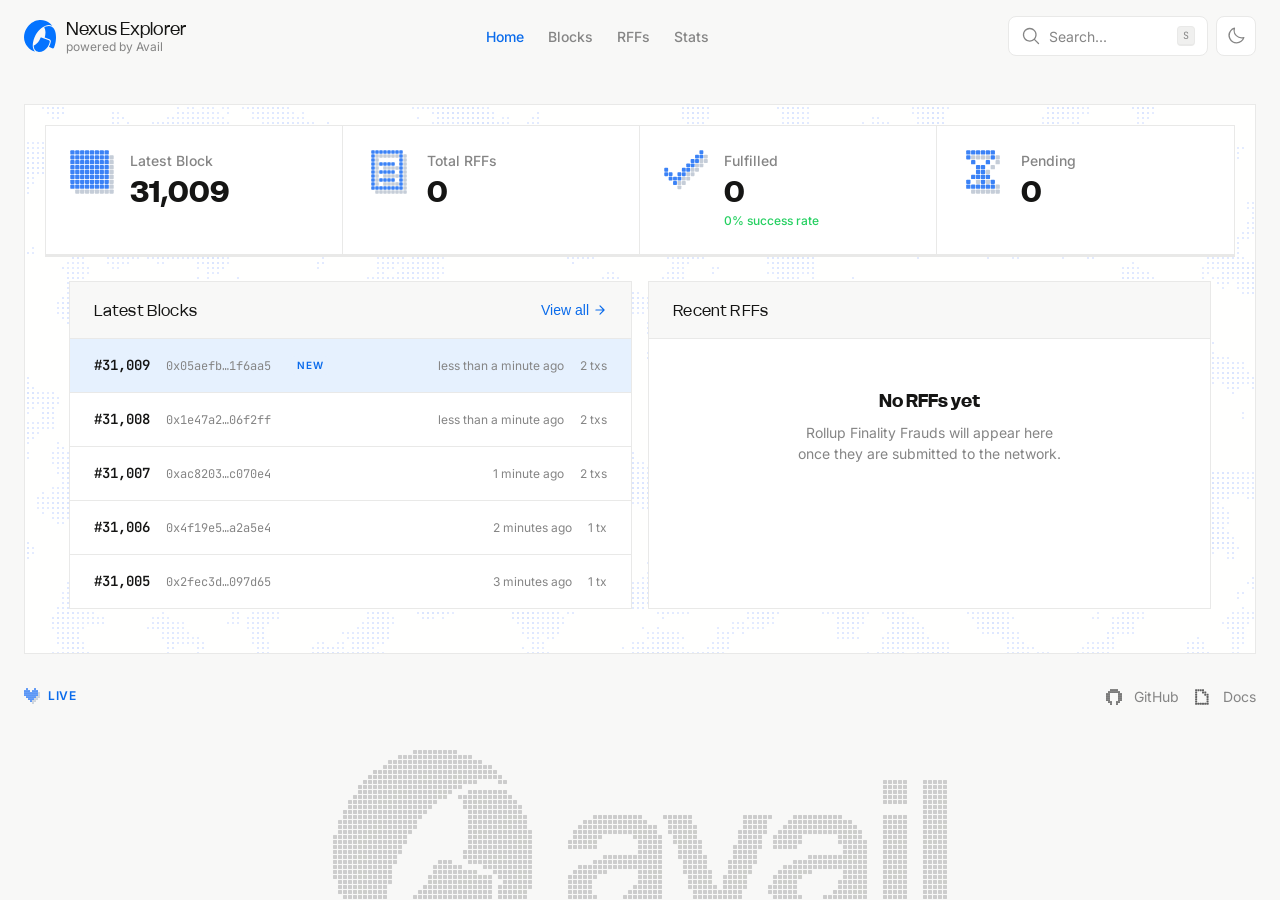
<file: index.html>
<!doctype html>
<html lang="en">

<head>
  <meta charset="UTF-8">
  <meta name="viewport" content="width=device-width, initial-scale=1.0">
  <title>Nexus Explorer — Powered by Avail</title>
  <meta name="description"
    content="Explore the Avail Nexus network — view latest blocks, transactions, and network statistics.">
  <link rel="icon" type="image/svg+xml" href="assets/favicon/favicon.svg">

  <!-- Preconnect for fonts -->
  <link rel="preconnect" href="https://fonts.googleapis.com">
  <link rel="preconnect" href="https://fonts.gstatic.com" crossorigin>

  <!-- Prevent flash of unstyled content on dark mode -->
  <script>
    (function () {
      var stored = localStorage.getItem('avail-theme');
      var prefersDark = window.matchMedia('(prefers-color-scheme: dark)').matches;
      if (stored === 'dark' || (!stored && prefersDark)) {
        document.documentElement.classList.add('dark');
      }
      // Disable transitions during theme load
      document.documentElement.style.setProperty('--transition-duration', '0s');
      document.addEventListener('DOMContentLoaded', function () {
        requestAnimationFrame(function () {
          document.documentElement.style.removeProperty('--transition-duration');
        });
      });
    })();
  </script>

  <!-- Styles -->
  <link rel="stylesheet" href="styles.css">
</head>

<body>
  <!-- Skip to content (accessibility) -->
  <a href="#main-content" class="skip-to-content">Skip to content</a>

  <!-- ============================================================
       Header
       ============================================================ -->
  <header class="site-header">
    <div class="site-header__inner">

      <!-- Brand -->
      <a href="/" class="site-header__brand" aria-label="Nexus Explorer home">
        <svg class="brand-logo" viewBox="0 0 72 72" width="32" height="32" xmlns="http://www.w3.org/2000/svg">
          <g clip-path="url(#clip0_2674_453)">
            <path d="M56.1227 60.2147L63.14 63.6439C64.8833 64.4957 66.9926 63.7382 67.68 61.9237C69.6891 56.6201 71.2689 50.2837 71.8041 43.7601C72.4151 36.314 71.6599 28.7006 68.7035 22.1125L68.6994 22.1143C68.5679 21.8305 68.4344 21.5474 68.2987 21.2652C67.2815 19.3139 65.3761 16.9205 62.5702 15.3369C59.4075 13.552 55.0139 12.7442 49.2484 14.9038C48.0252 15.362 46.78 15.954 45.5312 16.6603C47.0997 19.3288 48.2234 22.9278 48.3126 27.6733C48.3933 31.9623 47.6975 36.024 46.6315 39.6426L57.1558 43.5501C59.2936 44.3439 60.6933 46.4571 60.2941 48.7023C59.7324 51.8611 58.7428 54.9355 57.3594 57.8501C56.9853 58.6381 56.574 59.4293 56.1227 60.2147Z" class="logo-blue"/>
            <path d="M21.8652 57.3686C22.7281 57.1088 23.6393 56.7331 24.5957 56.2106C28.6457 53.9979 31.7087 50.3846 33.8862 46.8399C35.3391 44.4748 36.4214 42.1019 37.1526 40.1195C37.443 39.3323 38.3118 38.9052 39.0985 39.1973L55.9179 45.442C57.392 45.9893 58.3207 47.4714 58.0029 49.0114C57.5233 51.335 56.6845 54.1116 55.3586 56.9051C53.2786 61.287 50.0374 65.6341 45.1875 68.3819C41.1801 70.6523 37.0816 71.8235 33.2503 71.9995C29.0759 71.2932 26.3373 69.4813 24.5926 67.0616C22.7454 64.4997 21.9241 61.1329 21.8652 57.3686Z" class="logo-blue"/>
            <path d="M32.0031 0.322354C42.3172 -0.88462 49.9809 1.39728 55.798 5.50473C58.8889 7.68718 61.4846 10.4037 63.686 13.4328L63.6624 13.4194C59.9076 11.3004 54.828 10.4605 48.4728 12.841C39.9413 16.0368 30.744 25.0421 25.8474 34.2257C22.6714 40.1824 19.5394 49.3163 19.6578 57.3778C19.7171 61.4186 20.595 65.2918 22.8011 68.3514C23.5691 69.4166 24.4875 70.3684 25.5672 71.1872C17.7107 69.2328 7.82516 63.791 2.49764 51.2475C-2.15156 40.3011 0.0590149 28.184 6.08264 18.4449C12.1155 8.69106 21.8578 1.50958 32.0031 0.322354Z" class="logo-blue"/>
          </g>
          <defs>
            <clipPath id="clip0_2674_453">
              <rect width="72.0006" height="71.9995" fill="white"/>
            </clipPath>
          </defs>
        </svg>
        <div class="site-header__brand-text">
          <span class="site-header__brand-name">Nexus Explorer</span>
          <span class="site-header__brand-sub">powered by Avail</span>
        </div>
      </a>

      <!-- Nav -->
      <nav class="site-header__nav" aria-label="Main navigation">
        <a href="#" class="is-active">Home</a>
        <a href="#">Blocks</a>
        <a href="#">RFFs</a>
        <a href="#">Stats</a>
      </nav>

      <!-- Actions -->
      <div class="site-header__actions">
        <!-- Search -->
        <div class="search-bar" role="search" tabindex="0" aria-label="Search blocks and transactions">
          <svg xmlns="http://www.w3.org/2000/svg" width="20" height="20" fill="currentColor" viewBox="0 0 256 256">
            <path
              d="M229.66,218.34l-50.07-50.06a88.11,88.11,0,1,0-11.31,11.31l50.06,50.07a8,8,0,0,0,11.32-11.32ZM40,112a72,72,0,1,1,72,72A72.08,72.08,0,0,1,40,112Z">
            </path>
          </svg>
          <span style="flex:1">Search...</span>
          <kbd class="search-kbd">S</kbd>
        </div>

        <!-- Mobile menu toggle -->
        <button class="icon-btn mobile-menu-toggle" id="mobile-menu-toggle" aria-label="Toggle navigation menu"
          aria-expanded="false">
          <svg width="20" height="20" viewBox="0 0 24 24" fill="none" stroke="currentColor" stroke-width="2"
            stroke-linecap="round" stroke-linejoin="round">
            <line x1="3" y1="6" x2="21" y2="6"></line>
            <line x1="3" y1="12" x2="21" y2="12"></line>
            <line x1="3" y1="18" x2="21" y2="18"></line>
          </svg>
        </button>

        <!-- Dark mode toggle -->
        <button class="icon-btn" id="theme-toggle" aria-label="Toggle dark mode">
          <!-- Sun icon (shown in dark mode) -->
          <svg id="icon-sun" width="20" height="20" fill="currentColor" viewBox="0 0 256 256" style="display:none">
            <path d="M120,40V16a8,8,0,0,1,16,0V40a8,8,0,0,1-16,0Zm72,88a64,64,0,1,1-64-64A64.07,64.07,0,0,1,192,128Zm-16,0a48,48,0,1,0-48,48A48.05,48.05,0,0,0,176,128ZM58.34,69.66A8,8,0,0,0,69.66,58.34l-16-16A8,8,0,0,0,42.34,53.66Zm0,116.68-16,16a8,8,0,0,0,11.32,11.32l16-16a8,8,0,0,0-11.32-11.32ZM192,72a8,8,0,0,0,5.66-2.34l16-16a8,8,0,0,0-11.32-11.32l-16,16A8,8,0,0,0,192,72Zm5.66,114.34a8,8,0,0,0-11.32,11.32l16,16a8,8,0,0,0,11.32-11.32ZM48,128a8,8,0,0,0-8-8H16a8,8,0,0,0,0,16H40A8,8,0,0,0,48,128Zm80,80a8,8,0,0,0-8,8v24a8,8,0,0,0,16,0V216A8,8,0,0,0,128,208Zm112-88H216a8,8,0,0,0,0,16h24a8,8,0,0,0,0-16Z"/>
          </svg>
          <!-- Moon icon (shown in light mode) -->
          <svg id="icon-moon" width="20" height="20" fill="currentColor" viewBox="0 0 256 256">
            <path d="M233.54,142.23a8,8,0,0,0-8-2,88.08,88.08,0,0,1-109.8-109.8,8,8,0,0,0-10-10,104.84,104.84,0,0,0-52.91,37A104,104,0,0,0,136,224a103.09,103.09,0,0,0,62.52-20.88,104.84,104.84,0,0,0,37-52.91A8,8,0,0,0,233.54,142.23ZM188.9,190.34A88,88,0,0,1,65.66,67.11a89,89,0,0,1,31.4-26A106,106,0,0,0,96,56,104.11,104.11,0,0,0,200,160a106,106,0,0,0,14.92-1.06A89,89,0,0,1,188.9,190.34Z"/>
          </svg>
        </button>

      </div>
    </div>

    <!-- Mobile navigation -->
    <div class="mobile-nav" id="mobile-nav" aria-hidden="true">
      <nav class="mobile-nav__inner" aria-label="Mobile navigation">
        <a href="#" class="mobile-nav__link is-active">Home</a>
        <a href="#" class="mobile-nav__link">Blocks</a>
        <a href="#" class="mobile-nav__link">RFFs</a>
        <a href="#" class="mobile-nav__link">Stats</a>
      </nav>
    </div>
  </header>

  <!-- ============================================================
       Main
       ============================================================ -->
  <main class="site-main" id="main-content">

    <!-- Outer container — surface background -->
    <div class="outer-container">

      <!-- Inner container — white/dark panel with animated grid background -->
      <div class="inner-container">
        <!-- Animated grid canvas behind the content -->
        <canvas class="inner-grid-canvas"></canvas>

        <div class="inner-content">
          <!-- Stats -->
          <div class="stats-grid" role="region" aria-label="Network statistics">
            <div class="stat-card">
              <div class="stat-card__inner">
                <div class="stat-card__icon">
                  <svg class="stat-icon" viewBox="0 0 512 512" xmlns="http://www.w3.org/2000/svg">
                    <rect x="458.52" y="60.30" width="50.06" height="50.06" rx="10.01" class="icon-shadow"/>
                    <rect x="458.52" y="117.19" width="50.06" height="50.06" rx="10.01" class="icon-shadow"/>
                    <rect x="458.52" y="174.08" width="50.06" height="50.06" rx="10.01" class="icon-shadow"/>
                    <rect x="458.52" y="230.97" width="50.06" height="50.06" rx="10.01" class="icon-shadow"/>
                    <rect x="458.52" y="287.86" width="50.06" height="50.06" rx="10.01" class="icon-shadow"/>
                    <rect x="458.52" y="344.75" width="50.06" height="50.06" rx="10.01" class="icon-shadow"/>
                    <rect x="458.52" y="401.64" width="50.06" height="50.06" rx="10.01" class="icon-shadow"/>
                    <rect x="60.30" y="458.52" width="50.06" height="50.06" rx="10.01" class="icon-shadow"/>
                    <rect x="117.19" y="458.52" width="50.06" height="50.06" rx="10.01" class="icon-shadow"/>
                    <rect x="174.08" y="458.52" width="50.06" height="50.06" rx="10.01" class="icon-shadow"/>
                    <rect x="230.97" y="458.52" width="50.06" height="50.06" rx="10.01" class="icon-shadow"/>
                    <rect x="287.86" y="458.52" width="50.06" height="50.06" rx="10.01" class="icon-shadow"/>
                    <rect x="344.75" y="458.52" width="50.06" height="50.06" rx="10.01" class="icon-shadow"/>
                    <rect x="401.64" y="458.52" width="50.06" height="50.06" rx="10.01" class="icon-shadow"/>
                    <rect x="458.52" y="458.52" width="50.06" height="50.06" rx="10.01" class="icon-shadow"/>
                    <rect x="3.41" y="3.41" width="50.06" height="50.06" rx="10.01" class="icon-blue"/>
                    <rect x="60.30" y="3.41" width="50.06" height="50.06" rx="10.01" class="icon-blue"/>
                    <rect x="117.19" y="3.41" width="50.06" height="50.06" rx="10.01" class="icon-blue"/>
                    <rect x="174.08" y="3.41" width="50.06" height="50.06" rx="10.01" class="icon-blue"/>
                    <rect x="230.97" y="3.41" width="50.06" height="50.06" rx="10.01" class="icon-blue"/>
                    <rect x="287.86" y="3.41" width="50.06" height="50.06" rx="10.01" class="icon-blue"/>
                    <rect x="344.75" y="3.41" width="50.06" height="50.06" rx="10.01" class="icon-blue"/>
                    <rect x="401.64" y="3.41" width="50.06" height="50.06" rx="10.01" class="icon-blue"/>
                    <rect x="3.41" y="60.30" width="50.06" height="50.06" rx="10.01" class="icon-blue"/>
                    <rect x="60.30" y="60.30" width="50.06" height="50.06" rx="10.01" class="icon-blue"/>
                    <rect x="117.19" y="60.30" width="50.06" height="50.06" rx="10.01" class="icon-blue"/>
                    <rect x="174.08" y="60.30" width="50.06" height="50.06" rx="10.01" class="icon-blue"/>
                    <rect x="230.97" y="60.30" width="50.06" height="50.06" rx="10.01" class="icon-blue"/>
                    <rect x="287.86" y="60.30" width="50.06" height="50.06" rx="10.01" class="icon-blue"/>
                    <rect x="344.75" y="60.30" width="50.06" height="50.06" rx="10.01" class="icon-blue"/>
                    <rect x="401.64" y="60.30" width="50.06" height="50.06" rx="10.01" class="icon-blue"/>
                    <rect x="3.41" y="117.19" width="50.06" height="50.06" rx="10.01" class="icon-blue"/>
                    <rect x="60.30" y="117.19" width="50.06" height="50.06" rx="10.01" class="icon-blue"/>
                    <rect x="117.19" y="117.19" width="50.06" height="50.06" rx="10.01" class="icon-blue"/>
                    <rect x="174.08" y="117.19" width="50.06" height="50.06" rx="10.01" class="icon-blue"/>
                    <rect x="230.97" y="117.19" width="50.06" height="50.06" rx="10.01" class="icon-blue"/>
                    <rect x="287.86" y="117.19" width="50.06" height="50.06" rx="10.01" class="icon-blue"/>
                    <rect x="344.75" y="117.19" width="50.06" height="50.06" rx="10.01" class="icon-blue"/>
                    <rect x="401.64" y="117.19" width="50.06" height="50.06" rx="10.01" class="icon-blue"/>
                    <rect x="3.41" y="174.08" width="50.06" height="50.06" rx="10.01" class="icon-blue"/>
                    <rect x="60.30" y="174.08" width="50.06" height="50.06" rx="10.01" class="icon-blue"/>
                    <rect x="117.19" y="174.08" width="50.06" height="50.06" rx="10.01" class="icon-blue"/>
                    <rect x="174.08" y="174.08" width="50.06" height="50.06" rx="10.01" class="icon-blue"/>
                    <rect x="230.97" y="174.08" width="50.06" height="50.06" rx="10.01" class="icon-blue"/>
                    <rect x="287.86" y="174.08" width="50.06" height="50.06" rx="10.01" class="icon-blue"/>
                    <rect x="344.75" y="174.08" width="50.06" height="50.06" rx="10.01" class="icon-blue"/>
                    <rect x="401.64" y="174.08" width="50.06" height="50.06" rx="10.01" class="icon-blue"/>
                    <rect x="3.41" y="230.97" width="50.06" height="50.06" rx="10.01" class="icon-blue"/>
                    <rect x="60.30" y="230.97" width="50.06" height="50.06" rx="10.01" class="icon-blue"/>
                    <rect x="117.19" y="230.97" width="50.06" height="50.06" rx="10.01" class="icon-blue"/>
                    <rect x="174.08" y="230.97" width="50.06" height="50.06" rx="10.01" class="icon-blue"/>
                    <rect x="230.97" y="230.97" width="50.06" height="50.06" rx="10.01" class="icon-blue"/>
                    <rect x="287.86" y="230.97" width="50.06" height="50.06" rx="10.01" class="icon-blue"/>
                    <rect x="344.75" y="230.97" width="50.06" height="50.06" rx="10.01" class="icon-blue"/>
                    <rect x="401.64" y="230.97" width="50.06" height="50.06" rx="10.01" class="icon-blue"/>
                    <rect x="3.41" y="287.86" width="50.06" height="50.06" rx="10.01" class="icon-blue"/>
                    <rect x="60.30" y="287.86" width="50.06" height="50.06" rx="10.01" class="icon-blue"/>
                    <rect x="117.19" y="287.86" width="50.06" height="50.06" rx="10.01" class="icon-blue"/>
                    <rect x="174.08" y="287.86" width="50.06" height="50.06" rx="10.01" class="icon-blue"/>
                    <rect x="230.97" y="287.86" width="50.06" height="50.06" rx="10.01" class="icon-blue"/>
                    <rect x="287.86" y="287.86" width="50.06" height="50.06" rx="10.01" class="icon-blue"/>
                    <rect x="344.75" y="287.86" width="50.06" height="50.06" rx="10.01" class="icon-blue"/>
                    <rect x="401.64" y="287.86" width="50.06" height="50.06" rx="10.01" class="icon-blue"/>
                    <rect x="3.41" y="344.75" width="50.06" height="50.06" rx="10.01" class="icon-blue"/>
                    <rect x="60.30" y="344.75" width="50.06" height="50.06" rx="10.01" class="icon-blue"/>
                    <rect x="117.19" y="344.75" width="50.06" height="50.06" rx="10.01" class="icon-blue"/>
                    <rect x="174.08" y="344.75" width="50.06" height="50.06" rx="10.01" class="icon-blue"/>
                    <rect x="230.97" y="344.75" width="50.06" height="50.06" rx="10.01" class="icon-blue"/>
                    <rect x="287.86" y="344.75" width="50.06" height="50.06" rx="10.01" class="icon-blue"/>
                    <rect x="344.75" y="344.75" width="50.06" height="50.06" rx="10.01" class="icon-blue"/>
                    <rect x="401.64" y="344.75" width="50.06" height="50.06" rx="10.01" class="icon-blue"/>
                    <rect x="3.41" y="401.64" width="50.06" height="50.06" rx="10.01" class="icon-blue"/>
                    <rect x="60.30" y="401.64" width="50.06" height="50.06" rx="10.01" class="icon-blue"/>
                    <rect x="117.19" y="401.64" width="50.06" height="50.06" rx="10.01" class="icon-blue"/>
                    <rect x="174.08" y="401.64" width="50.06" height="50.06" rx="10.01" class="icon-blue"/>
                    <rect x="230.97" y="401.64" width="50.06" height="50.06" rx="10.01" class="icon-blue"/>
                    <rect x="287.86" y="401.64" width="50.06" height="50.06" rx="10.01" class="icon-blue"/>
                    <rect x="344.75" y="401.64" width="50.06" height="50.06" rx="10.01" class="icon-blue"/>
                    <rect x="401.64" y="401.64" width="50.06" height="50.06" rx="10.01" class="icon-blue"/>
                  </svg>
                </div>
                <div class="stat-card__content">
                  <p class="stat-card__label">Latest Block</p>
                  <p class="stat-card__value" id="stat-latest-block">31,009</p>
                </div>
              </div>
            </div>
            <div class="stat-card">
              <div class="stat-card__inner">
                <div class="stat-card__icon">
                  <svg class="stat-icon" viewBox="0 0 512 512" xmlns="http://www.w3.org/2000/svg">
                    <rect x="95.88" y="49.34" width="40.96" height="40.96" rx="8.19" class="icon-shadow"/>
                    <rect x="142.43" y="49.34" width="40.96" height="40.96" rx="8.19" class="icon-shadow"/>
                    <rect x="188.97" y="49.34" width="40.96" height="40.96" rx="8.19" class="icon-shadow"/>
                    <rect x="235.52" y="49.34" width="40.96" height="40.96" rx="8.19" class="icon-shadow"/>
                    <rect x="282.07" y="49.34" width="40.96" height="40.96" rx="8.19" class="icon-shadow"/>
                    <rect x="328.61" y="49.34" width="40.96" height="40.96" rx="8.19" class="icon-shadow"/>
                    <rect x="421.70" y="49.34" width="40.96" height="40.96" rx="8.19" class="icon-shadow"/>
                    <rect x="95.88" y="95.88" width="40.96" height="40.96" rx="8.19" class="icon-shadow"/>
                    <rect x="421.70" y="95.88" width="40.96" height="40.96" rx="8.19" class="icon-shadow"/>
                    <rect x="95.88" y="142.43" width="40.96" height="40.96" rx="8.19" class="icon-shadow"/>
                    <rect x="421.70" y="142.43" width="40.96" height="40.96" rx="8.19" class="icon-shadow"/>
                    <rect x="95.88" y="188.97" width="40.96" height="40.96" rx="8.19" class="icon-shadow"/>
                    <rect x="188.97" y="188.97" width="40.96" height="40.96" rx="8.19" class="icon-shadow"/>
                    <rect x="235.52" y="188.97" width="40.96" height="40.96" rx="8.19" class="icon-shadow"/>
                    <rect x="282.07" y="188.97" width="40.96" height="40.96" rx="8.19" class="icon-shadow"/>
                    <rect x="328.61" y="188.97" width="40.96" height="40.96" rx="8.19" class="icon-shadow"/>
                    <rect x="421.70" y="188.97" width="40.96" height="40.96" rx="8.19" class="icon-shadow"/>
                    <rect x="95.88" y="235.52" width="40.96" height="40.96" rx="8.19" class="icon-shadow"/>
                    <rect x="421.70" y="235.52" width="40.96" height="40.96" rx="8.19" class="icon-shadow"/>
                    <rect x="95.88" y="282.07" width="40.96" height="40.96" rx="8.19" class="icon-shadow"/>
                    <rect x="188.97" y="282.07" width="40.96" height="40.96" rx="8.19" class="icon-shadow"/>
                    <rect x="235.52" y="282.07" width="40.96" height="40.96" rx="8.19" class="icon-shadow"/>
                    <rect x="282.07" y="282.07" width="40.96" height="40.96" rx="8.19" class="icon-shadow"/>
                    <rect x="328.61" y="282.07" width="40.96" height="40.96" rx="8.19" class="icon-shadow"/>
                    <rect x="421.70" y="282.07" width="40.96" height="40.96" rx="8.19" class="icon-shadow"/>
                    <rect x="95.88" y="328.61" width="40.96" height="40.96" rx="8.19" class="icon-shadow"/>
                    <rect x="421.70" y="328.61" width="40.96" height="40.96" rx="8.19" class="icon-shadow"/>
                    <rect x="95.88" y="375.16" width="40.96" height="40.96" rx="8.19" class="icon-shadow"/>
                    <rect x="188.97" y="375.16" width="40.96" height="40.96" rx="8.19" class="icon-shadow"/>
                    <rect x="235.52" y="375.16" width="40.96" height="40.96" rx="8.19" class="icon-shadow"/>
                    <rect x="282.07" y="375.16" width="40.96" height="40.96" rx="8.19" class="icon-shadow"/>
                    <rect x="328.61" y="375.16" width="40.96" height="40.96" rx="8.19" class="icon-shadow"/>
                    <rect x="421.70" y="375.16" width="40.96" height="40.96" rx="8.19" class="icon-shadow"/>
                    <rect x="421.70" y="421.70" width="40.96" height="40.96" rx="8.19" class="icon-shadow"/>
                    <rect x="95.88" y="468.25" width="40.96" height="40.96" rx="8.19" class="icon-shadow"/>
                    <rect x="142.43" y="468.25" width="40.96" height="40.96" rx="8.19" class="icon-shadow"/>
                    <rect x="188.97" y="468.25" width="40.96" height="40.96" rx="8.19" class="icon-shadow"/>
                    <rect x="235.52" y="468.25" width="40.96" height="40.96" rx="8.19" class="icon-shadow"/>
                    <rect x="282.07" y="468.25" width="40.96" height="40.96" rx="8.19" class="icon-shadow"/>
                    <rect x="328.61" y="468.25" width="40.96" height="40.96" rx="8.19" class="icon-shadow"/>
                    <rect x="375.16" y="468.25" width="40.96" height="40.96" rx="8.19" class="icon-shadow"/>
                    <rect x="421.70" y="468.25" width="40.96" height="40.96" rx="8.19" class="icon-shadow"/>
                    <rect x="49.34" y="2.79" width="40.96" height="40.96" rx="8.19" class="icon-blue"/>
                    <rect x="95.88" y="2.79" width="40.96" height="40.96" rx="8.19" class="icon-blue"/>
                    <rect x="142.43" y="2.79" width="40.96" height="40.96" rx="8.19" class="icon-blue"/>
                    <rect x="188.97" y="2.79" width="40.96" height="40.96" rx="8.19" class="icon-blue"/>
                    <rect x="235.52" y="2.79" width="40.96" height="40.96" rx="8.19" class="icon-blue"/>
                    <rect x="282.07" y="2.79" width="40.96" height="40.96" rx="8.19" class="icon-blue"/>
                    <rect x="328.61" y="2.79" width="40.96" height="40.96" rx="8.19" class="icon-blue"/>
                    <rect x="375.16" y="2.79" width="40.96" height="40.96" rx="8.19" class="icon-blue"/>
                    <rect x="49.34" y="49.34" width="40.96" height="40.96" rx="8.19" class="icon-blue"/>
                    <rect x="375.16" y="49.34" width="40.96" height="40.96" rx="8.19" class="icon-blue"/>
                    <rect x="49.34" y="95.88" width="40.96" height="40.96" rx="8.19" class="icon-blue"/>
                    <rect x="375.16" y="95.88" width="40.96" height="40.96" rx="8.19" class="icon-blue"/>
                    <rect x="49.34" y="142.43" width="40.96" height="40.96" rx="8.19" class="icon-blue"/>
                    <rect x="142.43" y="142.43" width="40.96" height="40.96" rx="8.19" class="icon-blue"/>
                    <rect x="188.97" y="142.43" width="40.96" height="40.96" rx="8.19" class="icon-blue"/>
                    <rect x="235.52" y="142.43" width="40.96" height="40.96" rx="8.19" class="icon-blue"/>
                    <rect x="282.07" y="142.43" width="40.96" height="40.96" rx="8.19" class="icon-blue"/>
                    <rect x="375.16" y="142.43" width="40.96" height="40.96" rx="8.19" class="icon-blue"/>
                    <rect x="49.34" y="188.97" width="40.96" height="40.96" rx="8.19" class="icon-blue"/>
                    <rect x="375.16" y="188.97" width="40.96" height="40.96" rx="8.19" class="icon-blue"/>
                    <rect x="49.34" y="235.52" width="40.96" height="40.96" rx="8.19" class="icon-blue"/>
                    <rect x="142.43" y="235.52" width="40.96" height="40.96" rx="8.19" class="icon-blue"/>
                    <rect x="188.97" y="235.52" width="40.96" height="40.96" rx="8.19" class="icon-blue"/>
                    <rect x="235.52" y="235.52" width="40.96" height="40.96" rx="8.19" class="icon-blue"/>
                    <rect x="282.07" y="235.52" width="40.96" height="40.96" rx="8.19" class="icon-blue"/>
                    <rect x="375.16" y="235.52" width="40.96" height="40.96" rx="8.19" class="icon-blue"/>
                    <rect x="49.34" y="282.07" width="40.96" height="40.96" rx="8.19" class="icon-blue"/>
                    <rect x="375.16" y="282.07" width="40.96" height="40.96" rx="8.19" class="icon-blue"/>
                    <rect x="49.34" y="328.61" width="40.96" height="40.96" rx="8.19" class="icon-blue"/>
                    <rect x="142.43" y="328.61" width="40.96" height="40.96" rx="8.19" class="icon-blue"/>
                    <rect x="188.97" y="328.61" width="40.96" height="40.96" rx="8.19" class="icon-blue"/>
                    <rect x="235.52" y="328.61" width="40.96" height="40.96" rx="8.19" class="icon-blue"/>
                    <rect x="282.07" y="328.61" width="40.96" height="40.96" rx="8.19" class="icon-blue"/>
                    <rect x="375.16" y="328.61" width="40.96" height="40.96" rx="8.19" class="icon-blue"/>
                    <rect x="49.34" y="375.16" width="40.96" height="40.96" rx="8.19" class="icon-blue"/>
                    <rect x="375.16" y="375.16" width="40.96" height="40.96" rx="8.19" class="icon-blue"/>
                    <rect x="49.34" y="421.70" width="40.96" height="40.96" rx="8.19" class="icon-blue"/>
                    <rect x="95.88" y="421.70" width="40.96" height="40.96" rx="8.19" class="icon-blue"/>
                    <rect x="142.43" y="421.70" width="40.96" height="40.96" rx="8.19" class="icon-blue"/>
                    <rect x="188.97" y="421.70" width="40.96" height="40.96" rx="8.19" class="icon-blue"/>
                    <rect x="235.52" y="421.70" width="40.96" height="40.96" rx="8.19" class="icon-blue"/>
                    <rect x="282.07" y="421.70" width="40.96" height="40.96" rx="8.19" class="icon-blue"/>
                    <rect x="328.61" y="421.70" width="40.96" height="40.96" rx="8.19" class="icon-blue"/>
                    <rect x="375.16" y="421.70" width="40.96" height="40.96" rx="8.19" class="icon-blue"/>
                  </svg>
                </div>
                <div class="stat-card__content">
                  <p class="stat-card__label">Total RFFs</p>
                  <p class="stat-card__value" id="stat-total-rffs">0</p>
                </div>
              </div>
            </div>
            <div class="stat-card">
              <div class="stat-card__inner">
                <div class="stat-card__icon stat-card__icon--green">
                  <svg class="stat-icon" viewBox="0 0 512 512" xmlns="http://www.w3.org/2000/svg">
                    <rect x="463.87" y="54.27" width="45.06" height="45.06" rx="9.01" class="icon-shadow"/>
                    <rect x="412.67" y="105.47" width="45.06" height="45.06" rx="9.01" class="icon-shadow"/>
                    <rect x="463.87" y="105.47" width="45.06" height="45.06" rx="9.01" class="icon-shadow"/>
                    <rect x="361.47" y="156.67" width="45.06" height="45.06" rx="9.01" class="icon-shadow"/>
                    <rect x="412.67" y="156.67" width="45.06" height="45.06" rx="9.01" class="icon-shadow"/>
                    <rect x="310.27" y="207.87" width="45.06" height="45.06" rx="9.01" class="icon-shadow"/>
                    <rect x="361.47" y="207.87" width="45.06" height="45.06" rx="9.01" class="icon-shadow"/>
                    <rect x="259.07" y="259.07" width="45.06" height="45.06" rx="9.01" class="icon-shadow"/>
                    <rect x="310.27" y="259.07" width="45.06" height="45.06" rx="9.01" class="icon-shadow"/>
                    <rect x="207.87" y="310.27" width="45.06" height="45.06" rx="9.01" class="icon-shadow"/>
                    <rect x="259.07" y="310.27" width="45.06" height="45.06" rx="9.01" class="icon-shadow"/>
                    <rect x="156.67" y="361.47" width="45.06" height="45.06" rx="9.01" class="icon-shadow"/>
                    <rect x="207.87" y="361.47" width="45.06" height="45.06" rx="9.01" class="icon-shadow"/>
                    <rect x="156.67" y="412.67" width="45.06" height="45.06" rx="9.01" class="icon-shadow"/>
                    <rect x="412.67" y="3.07" width="45.06" height="45.06" rx="9.01" class="icon-blue"/>
                    <rect x="361.47" y="54.27" width="45.06" height="45.06" rx="9.01" class="icon-blue"/>
                    <rect x="412.67" y="54.27" width="45.06" height="45.06" rx="9.01" class="icon-blue"/>
                    <rect x="310.27" y="105.47" width="45.06" height="45.06" rx="9.01" class="icon-blue"/>
                    <rect x="361.47" y="105.47" width="45.06" height="45.06" rx="9.01" class="icon-blue"/>
                    <rect x="259.07" y="156.67" width="45.06" height="45.06" rx="9.01" class="icon-blue"/>
                    <rect x="310.27" y="156.67" width="45.06" height="45.06" rx="9.01" class="icon-blue"/>
                    <rect x="3.07" y="207.87" width="45.06" height="45.06" rx="9.01" class="icon-blue"/>
                    <rect x="207.87" y="207.87" width="45.06" height="45.06" rx="9.01" class="icon-blue"/>
                    <rect x="259.07" y="207.87" width="45.06" height="45.06" rx="9.01" class="icon-blue"/>
                    <rect x="3.07" y="259.07" width="45.06" height="45.06" rx="9.01" class="icon-blue"/>
                    <rect x="54.27" y="259.07" width="45.06" height="45.06" rx="9.01" class="icon-blue"/>
                    <rect x="156.67" y="259.07" width="45.06" height="45.06" rx="9.01" class="icon-blue"/>
                    <rect x="207.87" y="259.07" width="45.06" height="45.06" rx="9.01" class="icon-blue"/>
                    <rect x="54.27" y="310.27" width="45.06" height="45.06" rx="9.01" class="icon-blue"/>
                    <rect x="105.47" y="310.27" width="45.06" height="45.06" rx="9.01" class="icon-blue"/>
                    <rect x="156.67" y="310.27" width="45.06" height="45.06" rx="9.01" class="icon-blue"/>
                    <rect x="105.47" y="361.47" width="45.06" height="45.06" rx="9.01" class="icon-blue"/>
                  </svg>
                </div>
                <div class="stat-card__content">
                  <p class="stat-card__label">Fulfilled</p>
                  <p class="stat-card__value" id="stat-fulfilled">0</p>
                  <p class="stat-card__trend">0% success rate</p>
                </div>
              </div>
            </div>
            <div class="stat-card">
              <div class="stat-card__inner">
                <div class="stat-card__icon">
                  <svg class="stat-icon" viewBox="0 0 512 512" xmlns="http://www.w3.org/2000/svg">
                    <rect x="117.19" y="60.30" width="50.06" height="50.06" rx="10.01" class="icon-shadow"/>
                    <rect x="174.08" y="60.30" width="50.06" height="50.06" rx="10.01" class="icon-shadow"/>
                    <rect x="230.97" y="60.30" width="50.06" height="50.06" rx="10.01" class="icon-shadow"/>
                    <rect x="287.86" y="60.30" width="50.06" height="50.06" rx="10.01" class="icon-shadow"/>
                    <rect x="401.64" y="60.30" width="50.06" height="50.06" rx="10.01" class="icon-shadow"/>
                    <rect x="401.64" y="117.19" width="50.06" height="50.06" rx="10.01" class="icon-shadow"/>
                    <rect x="344.75" y="174.08" width="50.06" height="50.06" rx="10.01" class="icon-shadow"/>
                    <rect x="287.86" y="230.97" width="50.06" height="50.06" rx="10.01" class="icon-shadow"/>
                    <rect x="174.08" y="344.75" width="50.06" height="50.06" rx="10.01" class="icon-shadow"/>
                    <rect x="287.86" y="344.75" width="50.06" height="50.06" rx="10.01" class="icon-shadow"/>
                    <rect x="401.64" y="401.64" width="50.06" height="50.06" rx="10.01" class="icon-shadow"/>
                    <rect x="117.19" y="458.52" width="50.06" height="50.06" rx="10.01" class="icon-shadow"/>
                    <rect x="174.08" y="458.52" width="50.06" height="50.06" rx="10.01" class="icon-shadow"/>
                    <rect x="230.97" y="458.52" width="50.06" height="50.06" rx="10.01" class="icon-shadow"/>
                    <rect x="287.86" y="458.52" width="50.06" height="50.06" rx="10.01" class="icon-shadow"/>
                    <rect x="344.75" y="458.52" width="50.06" height="50.06" rx="10.01" class="icon-shadow"/>
                    <rect x="401.64" y="458.52" width="50.06" height="50.06" rx="10.01" class="icon-shadow"/>
                    <rect x="60.30" y="3.41" width="50.06" height="50.06" rx="10.01" class="icon-blue"/>
                    <rect x="117.19" y="3.41" width="50.06" height="50.06" rx="10.01" class="icon-blue"/>
                    <rect x="174.08" y="3.41" width="50.06" height="50.06" rx="10.01" class="icon-blue"/>
                    <rect x="230.97" y="3.41" width="50.06" height="50.06" rx="10.01" class="icon-blue"/>
                    <rect x="287.86" y="3.41" width="50.06" height="50.06" rx="10.01" class="icon-blue"/>
                    <rect x="344.75" y="3.41" width="50.06" height="50.06" rx="10.01" class="icon-blue"/>
                    <rect x="60.30" y="60.30" width="50.06" height="50.06" rx="10.01" class="icon-blue"/>
                    <rect x="344.75" y="60.30" width="50.06" height="50.06" rx="10.01" class="icon-blue"/>
                    <rect x="117.19" y="117.19" width="50.06" height="50.06" rx="10.01" class="icon-blue"/>
                    <rect x="287.86" y="117.19" width="50.06" height="50.06" rx="10.01" class="icon-blue"/>
                    <rect x="174.08" y="174.08" width="50.06" height="50.06" rx="10.01" class="icon-blue"/>
                    <rect x="230.97" y="174.08" width="50.06" height="50.06" rx="10.01" class="icon-blue"/>
                    <rect x="174.08" y="230.97" width="50.06" height="50.06" rx="10.01" class="icon-blue"/>
                    <rect x="230.97" y="230.97" width="50.06" height="50.06" rx="10.01" class="icon-blue"/>
                    <rect x="117.19" y="287.86" width="50.06" height="50.06" rx="10.01" class="icon-blue"/>
                    <rect x="174.08" y="287.86" width="50.06" height="50.06" rx="10.01" class="icon-blue"/>
                    <rect x="230.97" y="287.86" width="50.06" height="50.06" rx="10.01" class="icon-blue"/>
                    <rect x="287.86" y="287.86" width="50.06" height="50.06" rx="10.01" class="icon-blue"/>
                    <rect x="60.30" y="344.75" width="50.06" height="50.06" rx="10.01" class="icon-blue"/>
                    <rect x="230.97" y="344.75" width="50.06" height="50.06" rx="10.01" class="icon-blue"/>
                    <rect x="344.75" y="344.75" width="50.06" height="50.06" rx="10.01" class="icon-blue"/>
                    <rect x="60.30" y="401.64" width="50.06" height="50.06" rx="10.01" class="icon-blue"/>
                    <rect x="117.19" y="401.64" width="50.06" height="50.06" rx="10.01" class="icon-blue"/>
                    <rect x="174.08" y="401.64" width="50.06" height="50.06" rx="10.01" class="icon-blue"/>
                    <rect x="230.97" y="401.64" width="50.06" height="50.06" rx="10.01" class="icon-blue"/>
                    <rect x="287.86" y="401.64" width="50.06" height="50.06" rx="10.01" class="icon-blue"/>
                    <rect x="344.75" y="401.64" width="50.06" height="50.06" rx="10.01" class="icon-blue"/>
                  </svg>
                </div>
                <div class="stat-card__content">
                  <p class="stat-card__label">Pending</p>
                  <p class="stat-card__value" id="stat-pending">0</p>
                </div>
              </div>
            </div>
          </div><!-- /stats-grid -->

          <!-- Content: Blocks + RFFs -->
          <div class="content-grid">

            <!-- Latest Blocks -->
            <section class="section-card">
              <div class="section-card__header">
                <div class="section-card__title-wrapper">
                  <h2 class="section-card__title">Latest Blocks</h2>
                </div>
                <button class="section-card__action" aria-label="View all blocks">
                  View all
                  <svg viewBox="0 0 24 24" fill="none" stroke="currentColor" stroke-width="2" stroke-linecap="round"
                    stroke-linejoin="round">
                    <path d="M5 12h14M12 5l7 7-7 7"></path>
                  </svg>
                </button>
              </div>

              <div id="blocks-list">
                <div class="data-row is-new">
                  <div class="data-row__left">
                    <span class="data-row__block-num">#31,009</span>
                    <span class="data-row__hash">0x05aefb…1f6aa5</span>
                    <span class="badge-new">NEW</span>
                  </div>
                  <div class="data-row__meta">
                    <span class="data-row__time">less than a minute ago</span>
                    <span class="data-row__txs">2 txs</span>
                  </div>
                </div>

                <div class="data-row">
                  <div class="data-row__left">
                    <span class="data-row__block-num">#31,008</span>
                    <span class="data-row__hash">0x1e47a2…06f2ff</span>
                  </div>
                  <div class="data-row__meta">
                    <span class="data-row__time">less than a minute ago</span>
                    <span class="data-row__txs">2 txs</span>
                  </div>
                </div>

                <div class="data-row">
                  <div class="data-row__left">
                    <span class="data-row__block-num">#31,007</span>
                    <span class="data-row__hash">0xac8203…c070e4</span>
                  </div>
                  <div class="data-row__meta">
                    <span class="data-row__time">1 minute ago</span>
                    <span class="data-row__txs">2 txs</span>
                  </div>
                </div>

                <div class="data-row">
                  <div class="data-row__left">
                    <span class="data-row__block-num">#31,006</span>
                    <span class="data-row__hash">0x4f19e5…a2a5e4</span>
                  </div>
                  <div class="data-row__meta">
                    <span class="data-row__time">2 minutes ago</span>
                    <span class="data-row__txs">1 tx</span>
                  </div>
                </div>

                <div class="data-row">
                  <div class="data-row__left">
                    <span class="data-row__block-num">#31,005</span>
                    <span class="data-row__hash">0x2fec3d…097d65</span>
                  </div>
                  <div class="data-row__meta">
                    <span class="data-row__time">3 minutes ago</span>
                    <span class="data-row__txs">1 tx</span>
                  </div>
                </div>
              </div>
            </section><!-- /section-card (blocks) -->

            <!-- Recent RFFs -->
            <section class="section-card">
              <div class="section-card__header">
                <div class="section-card__title-wrapper">
                  <h2 class="section-card__title">Recent RFFs</h2>
                </div>
              </div>

              <!-- Empty state -->
              <div class="empty-state" id="rffs-empty">
                <h3 class="empty-state__title">No RFFs yet</h3>
                <p class="empty-state__body">
                  Rollup Finality Frauds will appear here once they are submitted to the network.
                </p>
              </div>
            </section><!-- /section-card (RFFs) -->

          </div><!-- /content-grid -->

        </div><!-- /inner-content -->
      </div><!-- /inner-container -->

    </div><!-- /outer-container -->

  </main>

  <!-- ============================================================
       Footer
       ============================================================ -->
  <footer class="site-footer">
    <div class="site-footer__inner">
      <!-- Status on left -->
      <div class="site-footer__status">
        <div class="hero__status">
          <svg class="status-icon" viewBox="0 0 512 512" width="16" height="16" xmlns="http://www.w3.org/2000/svg">
            <rect x="451.84" y="131.84" width="56.32" height="56.32" rx="11.26" class="icon-shadow"/>
            <rect x="451.84" y="195.84" width="56.32" height="56.32" rx="11.26" class="icon-shadow"/>
            <rect x="387.84" y="259.84" width="56.32" height="56.32" rx="11.26" class="icon-shadow"/>
            <rect x="451.84" y="259.84" width="56.32" height="56.32" rx="11.26" class="icon-shadow"/>
            <rect x="323.84" y="323.84" width="56.32" height="56.32" rx="11.26" class="icon-shadow"/>
            <rect x="387.84" y="323.84" width="56.32" height="56.32" rx="11.26" class="icon-shadow"/>
            <rect x="259.84" y="387.84" width="56.32" height="56.32" rx="11.26" class="icon-shadow"/>
            <rect x="323.84" y="387.84" width="56.32" height="56.32" rx="11.26" class="icon-shadow"/>
            <rect x="259.84" y="451.84" width="56.32" height="56.32" rx="11.26" class="icon-shadow"/>
            <rect x="67.84" y="3.84" width="56.32" height="56.32" rx="11.26" class="icon-blue"/>
            <rect x="323.84" y="3.84" width="56.32" height="56.32" rx="11.26" class="icon-blue"/>
            <rect x="3.84" y="67.84" width="56.32" height="56.32" rx="11.26" class="icon-blue"/>
            <rect x="67.84" y="67.84" width="56.32" height="56.32" rx="11.26" class="icon-blue"/>
            <rect x="131.84" y="67.84" width="56.32" height="56.32" rx="11.26" class="icon-blue"/>
            <rect x="259.84" y="67.84" width="56.32" height="56.32" rx="11.26" class="icon-blue"/>
            <rect x="323.84" y="67.84" width="56.32" height="56.32" rx="11.26" class="icon-blue"/>
            <rect x="387.84" y="67.84" width="56.32" height="56.32" rx="11.26" class="icon-blue"/>
            <rect x="3.84" y="131.84" width="56.32" height="56.32" rx="11.26" class="icon-blue"/>
            <rect x="67.84" y="131.84" width="56.32" height="56.32" rx="11.26" class="icon-blue"/>
            <rect x="131.84" y="131.84" width="56.32" height="56.32" rx="11.26" class="icon-blue"/>
            <rect x="195.84" y="131.84" width="56.32" height="56.32" rx="11.26" class="icon-blue"/>
            <rect x="259.84" y="131.84" width="56.32" height="56.32" rx="11.26" class="icon-blue"/>
            <rect x="323.84" y="131.84" width="56.32" height="56.32" rx="11.26" class="icon-blue"/>
            <rect x="387.84" y="131.84" width="56.32" height="56.32" rx="11.26" class="icon-blue"/>
            <rect x="3.84" y="195.84" width="56.32" height="56.32" rx="11.26" class="icon-blue"/>
            <rect x="67.84" y="195.84" width="56.32" height="56.32" rx="11.26" class="icon-blue"/>
            <rect x="131.84" y="195.84" width="56.32" height="56.32" rx="11.26" class="icon-blue"/>
            <rect x="195.84" y="195.84" width="56.32" height="56.32" rx="11.26" class="icon-blue"/>
            <rect x="259.84" y="195.84" width="56.32" height="56.32" rx="11.26" class="icon-blue"/>
            <rect x="323.84" y="195.84" width="56.32" height="56.32" rx="11.26" class="icon-blue"/>
            <rect x="387.84" y="195.84" width="56.32" height="56.32" rx="11.26" class="icon-blue"/>
            <rect x="67.84" y="259.84" width="56.32" height="56.32" rx="11.26" class="icon-blue"/>
            <rect x="131.84" y="259.84" width="56.32" height="56.32" rx="11.26" class="icon-blue"/>
            <rect x="195.84" y="259.84" width="56.32" height="56.32" rx="11.26" class="icon-blue"/>
            <rect x="259.84" y="259.84" width="56.32" height="56.32" rx="11.26" class="icon-blue"/>
            <rect x="323.84" y="259.84" width="56.32" height="56.32" rx="11.26" class="icon-blue"/>
            <rect x="131.84" y="323.84" width="56.32" height="56.32" rx="11.26" class="icon-blue"/>
            <rect x="195.84" y="323.84" width="56.32" height="56.32" rx="11.26" class="icon-blue"/>
            <rect x="259.84" y="323.84" width="56.32" height="56.32" rx="11.26" class="icon-blue"/>
            <rect x="195.84" y="387.84" width="56.32" height="56.32" rx="11.26" class="icon-blue"/>
          </svg>
          <span class="hero__status-text">Live</span>
        </div>
      </div>

      <!-- Links on right -->
      <div class="site-footer__links">
        <a href="https://github.com/availproject" target="_blank" rel="noopener noreferrer">
          <svg class="footer-icon" viewBox="0 0 512 512" width="20" height="20" xmlns="http://www.w3.org/2000/svg">
            <rect x="131.84" y="3.84" width="56.32" height="56.32" rx="11.26" class="icon-gray"/>
            <rect x="195.84" y="3.84" width="56.32" height="56.32" rx="11.26" class="icon-gray"/>
            <rect x="259.84" y="3.84" width="56.32" height="56.32" rx="11.26" class="icon-gray"/>
            <rect x="323.84" y="3.84" width="56.32" height="56.32" rx="11.26" class="icon-gray"/>
            <rect x="67.84" y="67.84" width="56.32" height="56.32" rx="11.26" class="icon-gray"/>
            <rect x="131.84" y="67.84" width="56.32" height="56.32" rx="11.26" class="icon-gray"/>
            <rect x="195.84" y="67.84" width="56.32" height="56.32" rx="11.26" class="icon-gray"/>
            <rect x="259.84" y="67.84" width="56.32" height="56.32" rx="11.26" class="icon-gray"/>
            <rect x="323.84" y="67.84" width="56.32" height="56.32" rx="11.26" class="icon-gray"/>
            <rect x="387.84" y="67.84" width="56.32" height="56.32" rx="11.26" class="icon-gray"/>
            <rect x="3.84" y="131.84" width="56.32" height="56.32" rx="11.26" class="icon-gray"/>
            <rect x="67.84" y="131.84" width="56.32" height="56.32" rx="11.26" class="icon-gray"/>
            <rect x="387.84" y="131.84" width="56.32" height="56.32" rx="11.26" class="icon-gray"/>
            <rect x="451.84" y="131.84" width="56.32" height="56.32" rx="11.26" class="icon-gray"/>
            <rect x="3.84" y="195.84" width="56.32" height="56.32" rx="11.26" class="icon-gray"/>
            <rect x="67.84" y="195.84" width="56.32" height="56.32" rx="11.26" class="icon-gray"/>
            <rect x="387.84" y="195.84" width="56.32" height="56.32" rx="11.26" class="icon-gray"/>
            <rect x="451.84" y="195.84" width="56.32" height="56.32" rx="11.26" class="icon-gray"/>
            <rect x="3.84" y="259.84" width="56.32" height="56.32" rx="11.26" class="icon-gray"/>
            <rect x="67.84" y="259.84" width="56.32" height="56.32" rx="11.26" class="icon-gray"/>
            <rect x="387.84" y="259.84" width="56.32" height="56.32" rx="11.26" class="icon-gray"/>
            <rect x="451.84" y="259.84" width="56.32" height="56.32" rx="11.26" class="icon-gray"/>
            <rect x="3.84" y="323.84" width="56.32" height="56.32" rx="11.26" class="icon-gray"/>
            <rect x="67.84" y="323.84" width="56.32" height="56.32" rx="11.26" class="icon-gray"/>
            <rect x="387.84" y="323.84" width="56.32" height="56.32" rx="11.26" class="icon-gray"/>
            <rect x="451.84" y="323.84" width="56.32" height="56.32" rx="11.26" class="icon-gray"/>
            <rect x="67.84" y="387.84" width="56.32" height="56.32" rx="11.26" class="icon-gray"/>
            <rect x="131.84" y="387.84" width="56.32" height="56.32" rx="11.26" class="icon-gray"/>
            <rect x="323.84" y="387.84" width="56.32" height="56.32" rx="11.26" class="icon-gray"/>
            <rect x="387.84" y="387.84" width="56.32" height="56.32" rx="11.26" class="icon-gray"/>
            <rect x="131.84" y="451.84" width="56.32" height="56.32" rx="11.26" class="icon-gray"/>
            <rect x="323.84" y="451.84" width="56.32" height="56.32" rx="11.26" class="icon-gray"/>
          </svg>
          GitHub
        </a>
        <a href="https://docs.availproject.org" target="_blank" rel="noopener noreferrer">
          <svg class="footer-icon" viewBox="0 0 512 512" width="20" height="20" xmlns="http://www.w3.org/2000/svg">
            <rect x="4.39" y="4.39" width="64.37" height="64.37" rx="12.87" class="icon-gray"/>
            <rect x="77.53" y="4.39" width="64.37" height="64.37" rx="12.87" class="icon-gray"/>
            <rect x="150.67" y="4.39" width="64.37" height="64.37" rx="12.87" class="icon-gray"/>
            <rect x="223.82" y="4.39" width="64.37" height="64.37" rx="12.87" class="icon-gray"/>
            <rect x="4.39" y="77.53" width="64.37" height="64.37" rx="12.87" class="icon-gray"/>
            <rect x="223.82" y="77.53" width="64.37" height="64.37" rx="12.87" class="icon-gray"/>
            <rect x="296.96" y="77.53" width="64.37" height="64.37" rx="12.87" class="icon-gray"/>
            <rect x="4.39" y="150.67" width="64.37" height="64.37" rx="12.87" class="icon-gray"/>
            <rect x="296.96" y="150.67" width="64.37" height="64.37" rx="12.87" class="icon-gray"/>
            <rect x="370.10" y="150.67" width="64.37" height="64.37" rx="12.87" class="icon-gray"/>
            <rect x="4.39" y="223.82" width="64.37" height="64.37" rx="12.87" class="icon-gray"/>
            <rect x="370.10" y="223.82" width="64.37" height="64.37" rx="12.87" class="icon-gray"/>
            <rect x="4.39" y="296.96" width="64.37" height="64.37" rx="12.87" class="icon-gray"/>
            <rect x="370.10" y="296.96" width="64.37" height="64.37" rx="12.87" class="icon-gray"/>
            <rect x="4.39" y="370.10" width="64.37" height="64.37" rx="12.87" class="icon-gray"/>
            <rect x="370.10" y="370.10" width="64.37" height="64.37" rx="12.87" class="icon-gray"/>
            <rect x="4.39" y="443.25" width="64.37" height="64.37" rx="12.87" class="icon-gray"/>
            <rect x="77.53" y="443.25" width="64.37" height="64.37" rx="12.87" class="icon-gray"/>
            <rect x="150.67" y="443.25" width="64.37" height="64.37" rx="12.87" class="icon-gray"/>
            <rect x="223.82" y="443.25" width="64.37" height="64.37" rx="12.87" class="icon-gray"/>
            <rect x="296.96" y="443.25" width="64.37" height="64.37" rx="12.87" class="icon-gray"/>
            <rect x="370.10" y="443.25" width="64.37" height="64.37" rx="12.87" class="icon-gray"/>
          </svg>
          Docs
        </a>
      </div>
    </div>
  </footer>

  <!-- Avail Grid Logo (centered, below links) -->
  <div class="site-footer__grid-logo">
    <img src="assets/images/avail-logo-grid.webp" alt="Avail">
  </div>

  <!-- ============================================================
        Scripts
        ============================================================ -->
  <script src="assets/js/halftone-background.js"></script>
  <script src="script.js"></script>
</body>

</html>
</file>
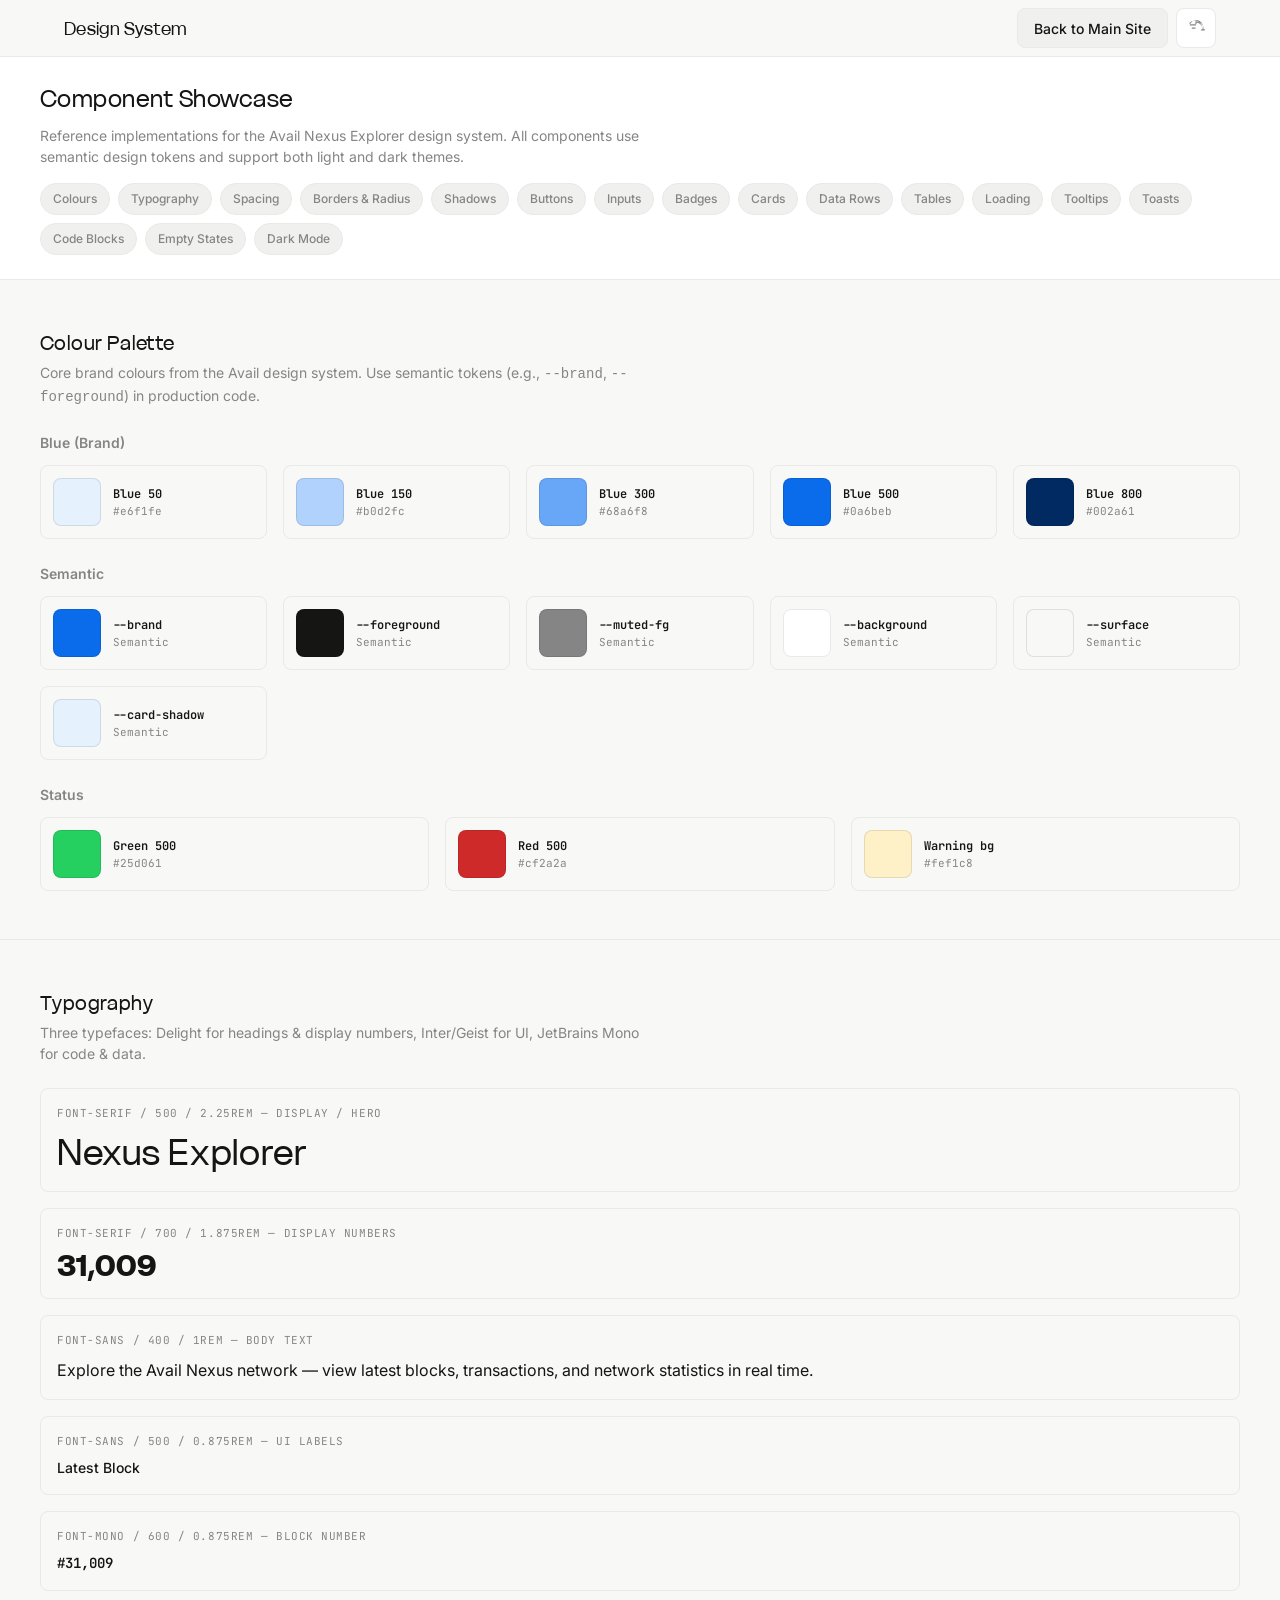
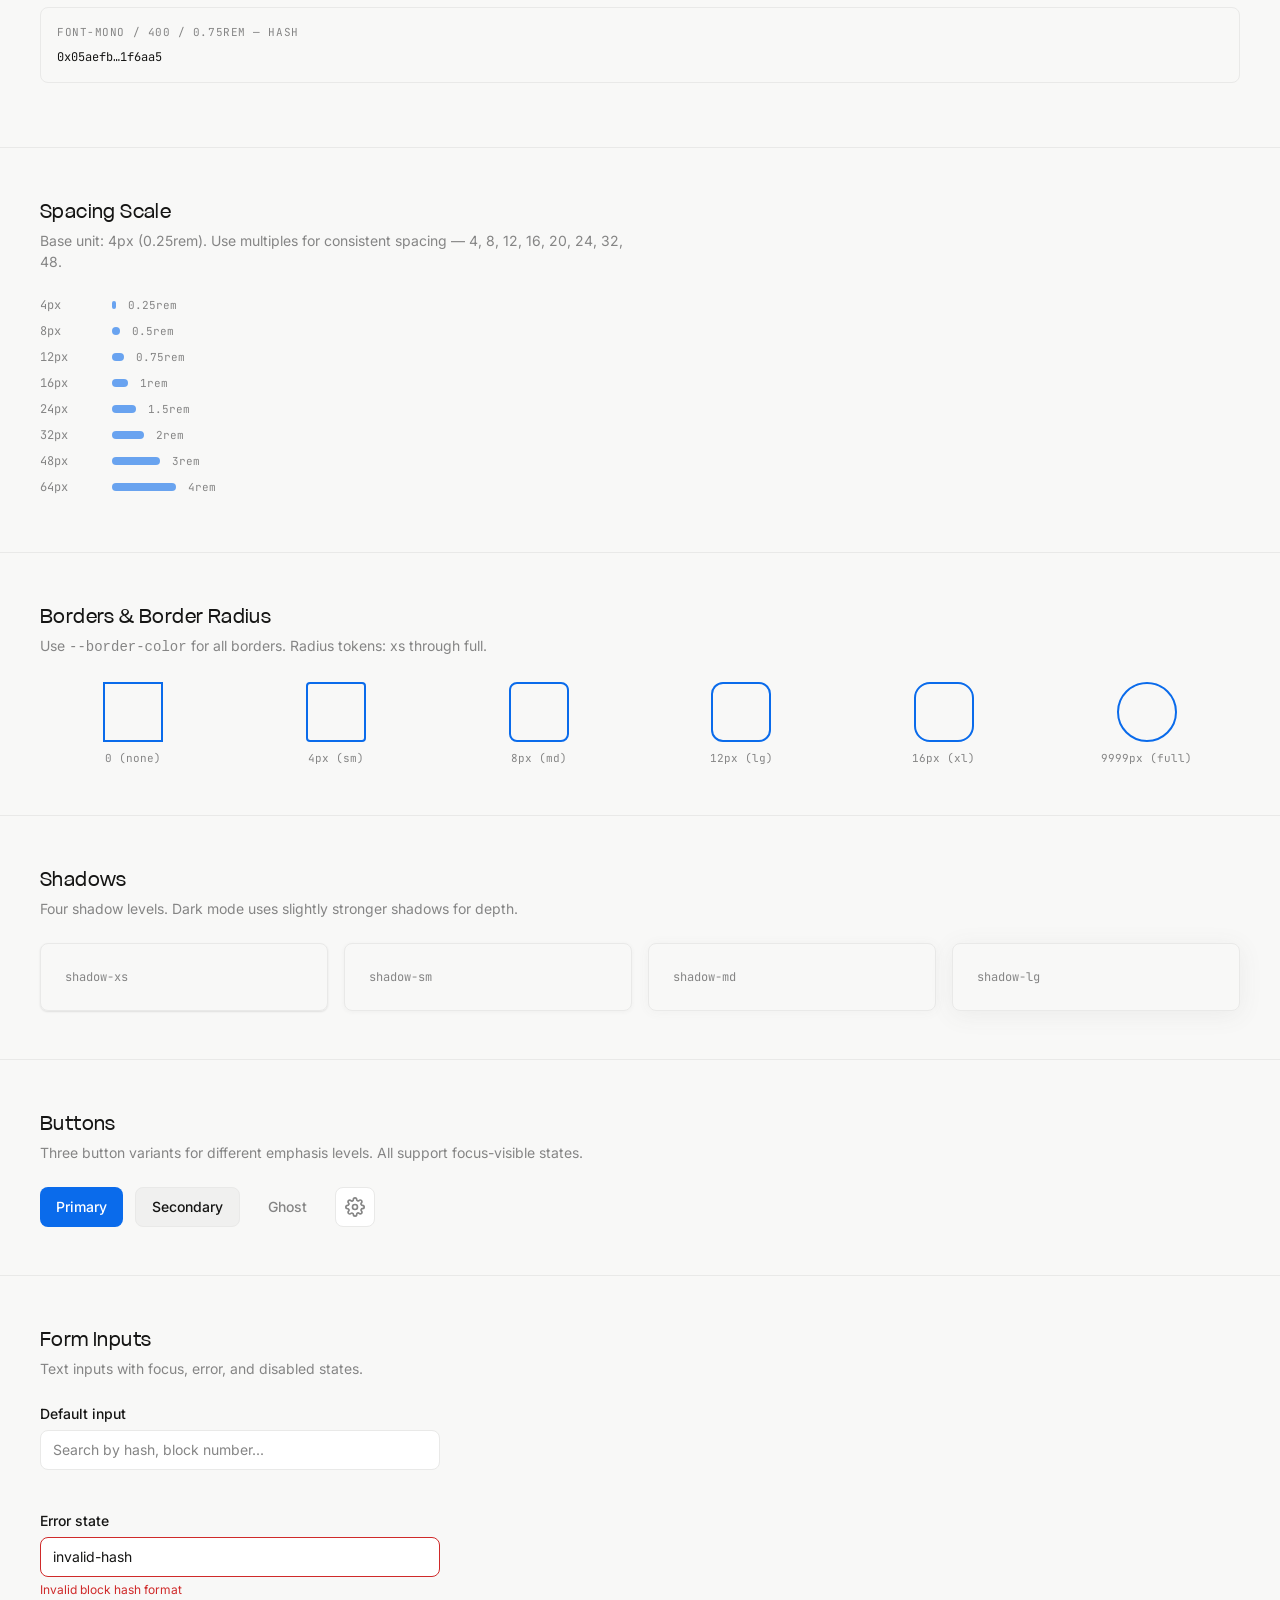
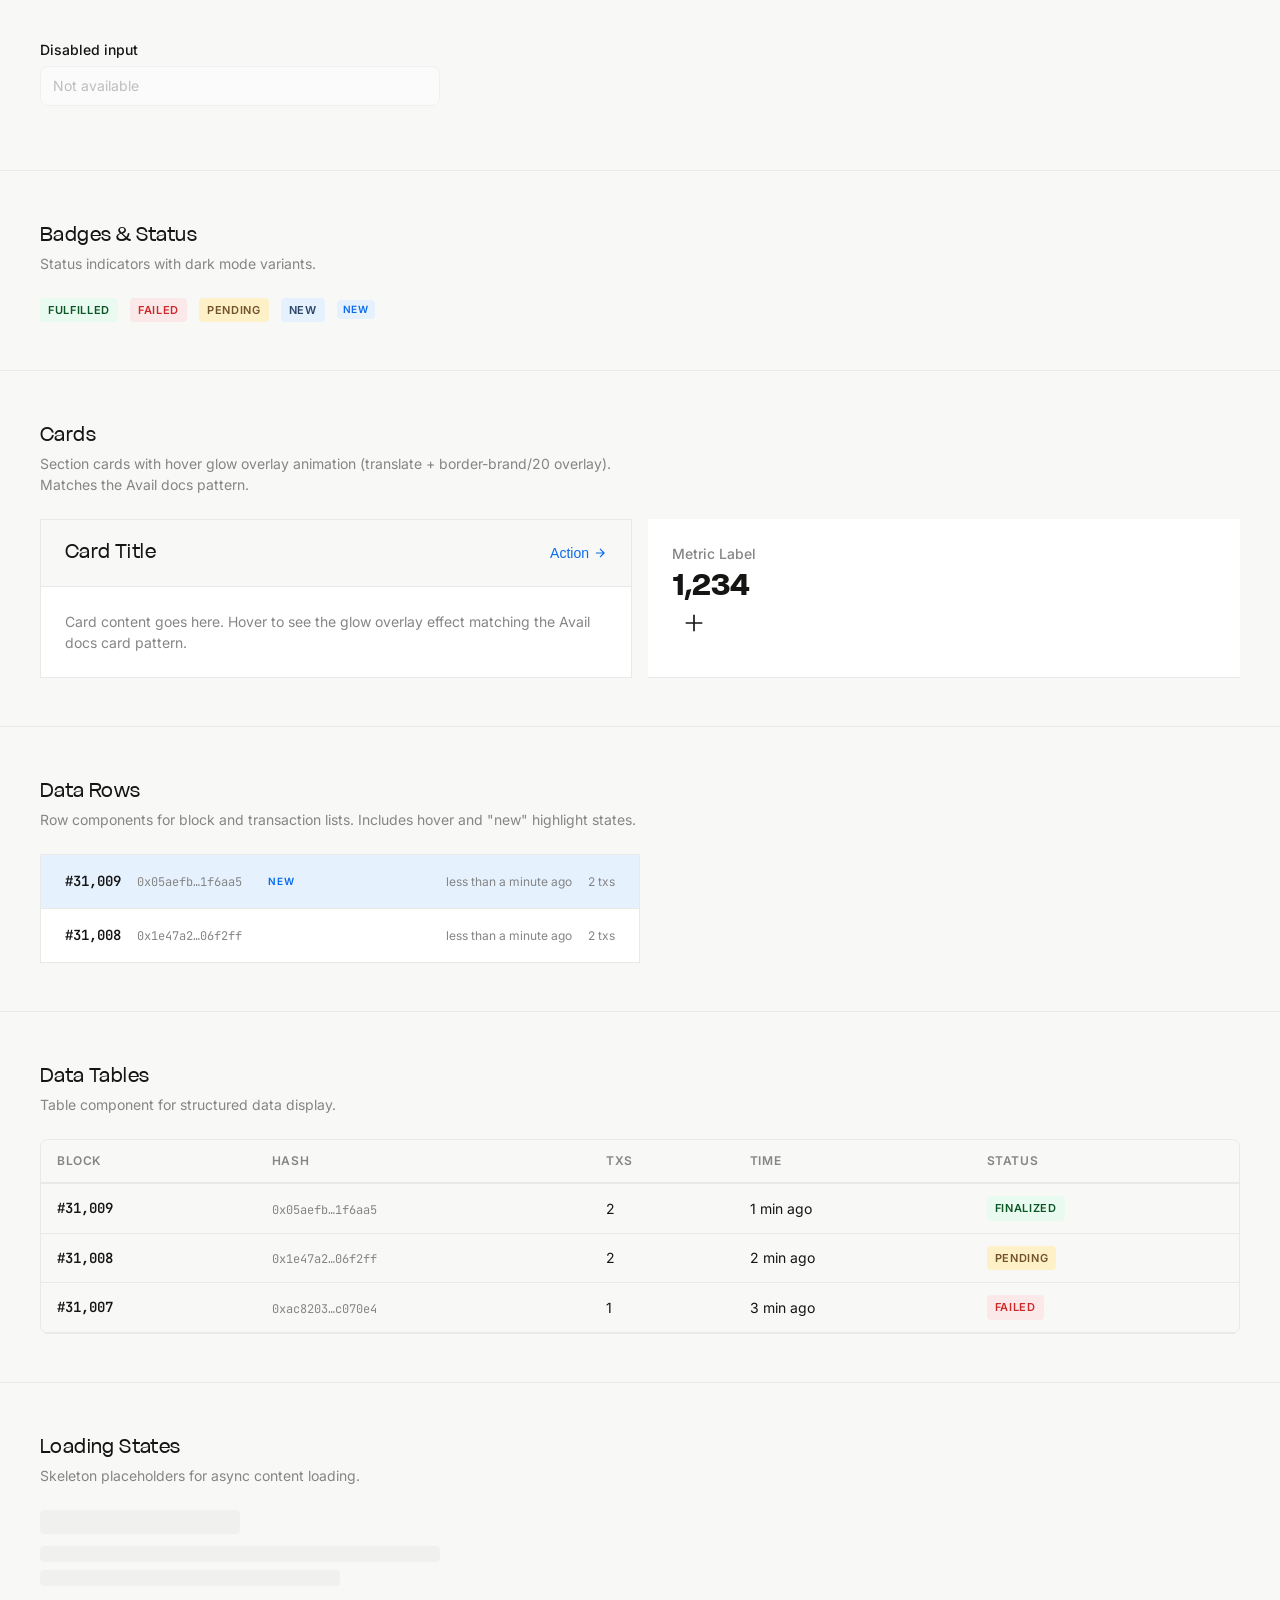
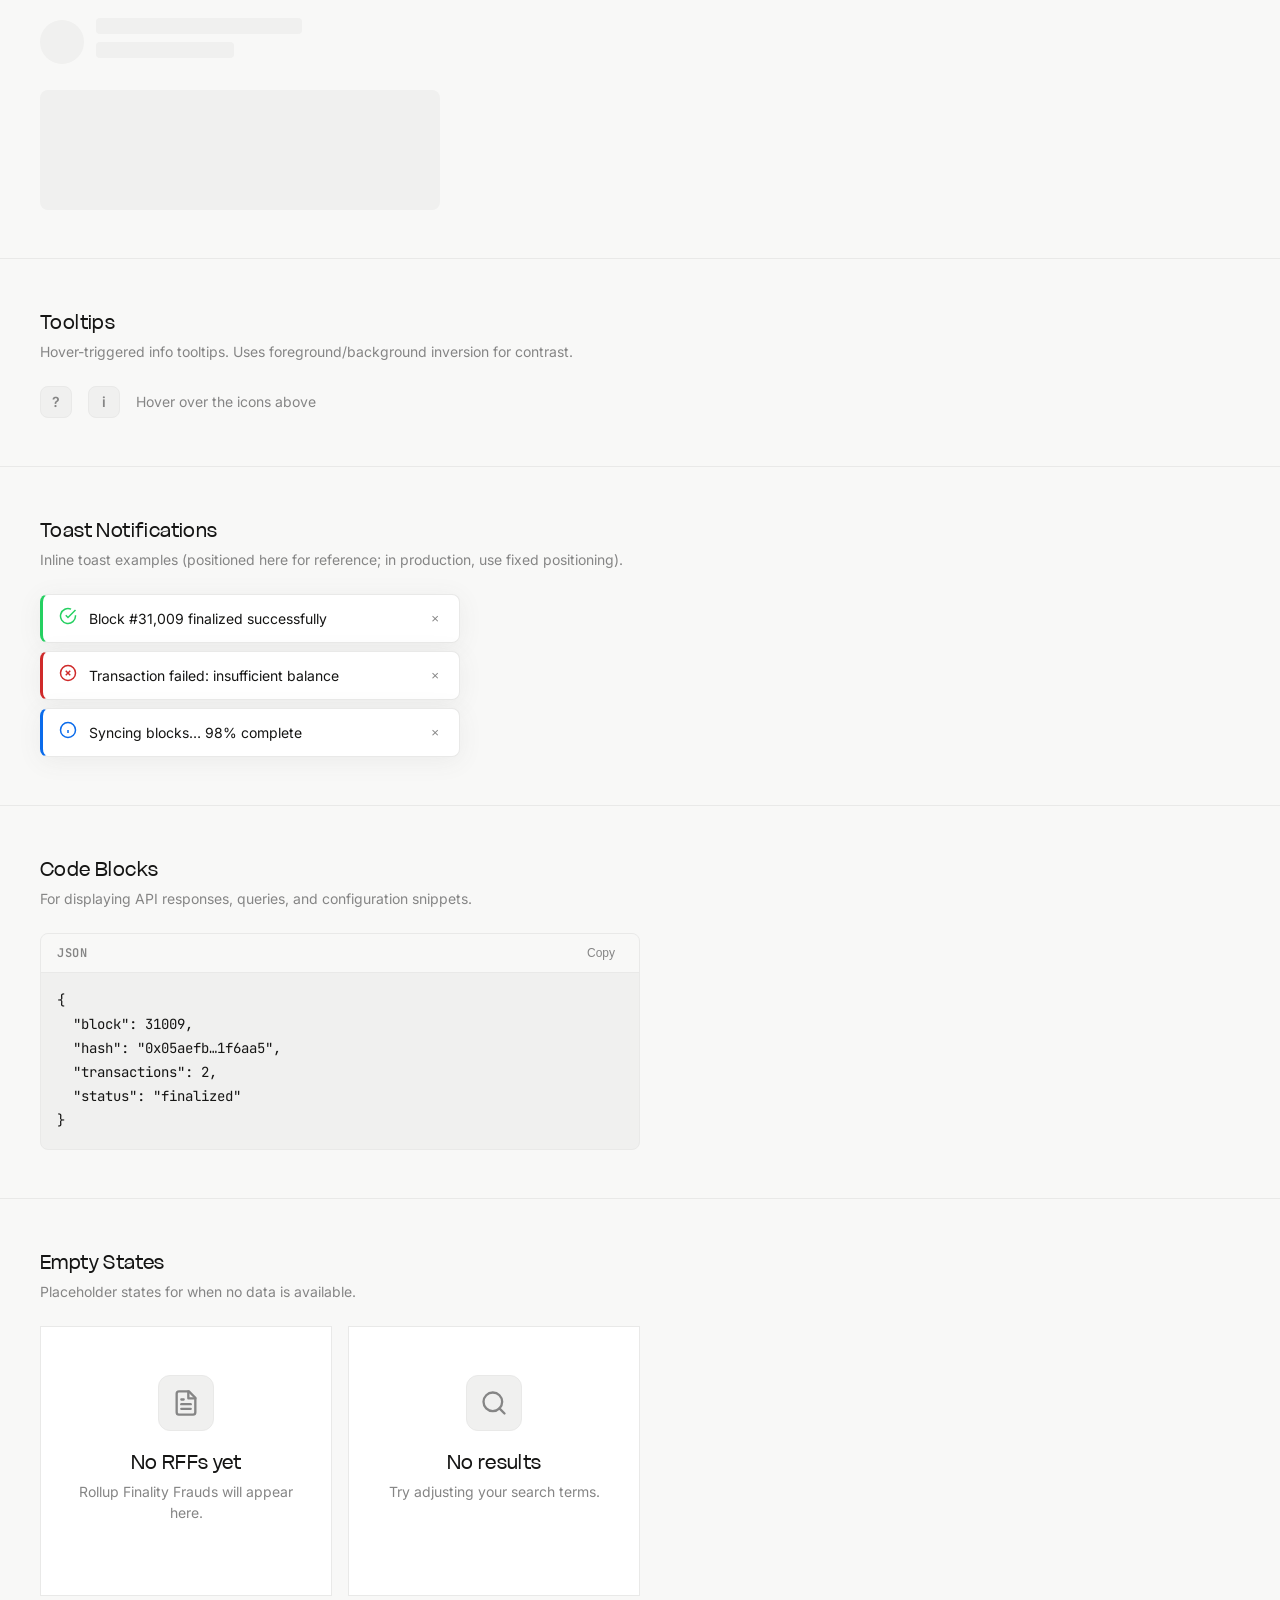
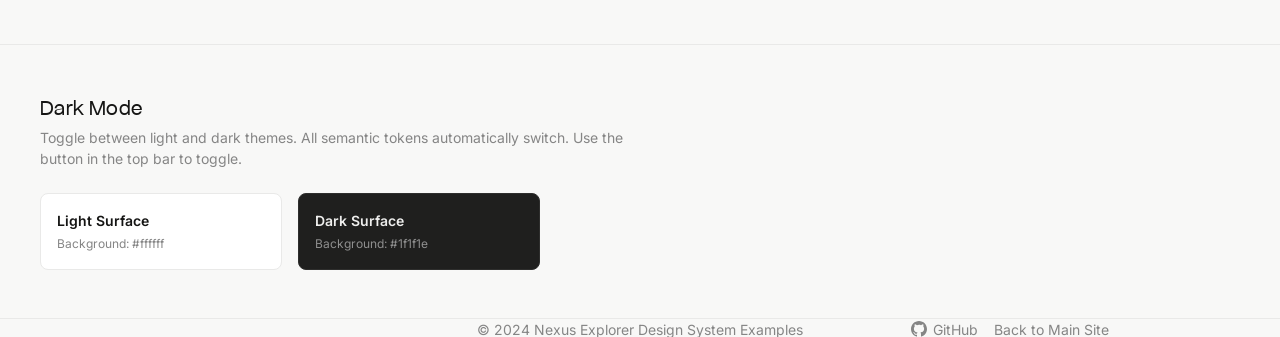
<file: examples.html>
<!doctype html>
<html lang="en">
<head>
  <meta charset="UTF-8">
  <meta name="viewport" content="width=device-width, initial-scale=1.0">
  <title>Design System Examples — Nexus Explorer</title>
  <link rel="icon" type="image/svg+xml" href="assets/favicon/favicon.svg">
  <link rel="preconnect" href="https://fonts.googleapis.com">
  <link rel="preconnect" href="https://fonts.gstatic.com" crossorigin>
  <!-- Prevent flash on dark mode -->
  <script>
    (function() {
      var stored = localStorage.getItem('avail-theme');
      var prefersDark = window.matchMedia('(prefers-color-scheme: dark)').matches;
      if (stored === 'dark' || (!stored && prefersDark)) {
        document.documentElement.classList.add('dark');
      }
    })();
  </script>
  <link rel="stylesheet" href="styles.css">
  <style>
    /* ============================================================
       Examples page specific styles
       ============================================================ */
    .examples-topbar {
      position: sticky;
      top: 0;
      z-index: 50;
      border-bottom: 1px solid var(--border-color);
      background-color: var(--navbar-bg);
      backdrop-filter: blur(8px);
    }
    .examples-topbar__inner {
      display: flex;
      align-items: center;
      justify-content: space-between;
      height: 56px;
      max-width: 1200px;
      margin: 0 auto;
      padding: 0 24px;
    }
    .examples-topbar h1 {
      font-family: var(--font-serif);
      font-size: var(--text-lg);
      font-weight: var(--font-medium);
      letter-spacing: 0.02em;
    }
    .examples-topbar__actions {
      display: flex;
      gap: 8px;
      align-items: center;
    }

    .examples-nav {
      padding: 24px;
      border-bottom: 1px solid var(--border-color);
      background: var(--background);
    }
    .examples-nav__inner {
      max-width: 1200px;
      margin: 0 auto;
    }
    .examples-nav h2 {
      font-family: var(--font-serif);
      font-size: 1.5rem;
      font-weight: var(--font-medium);
      margin-bottom: 8px;
      letter-spacing: 0.02em;
    }
    .examples-nav p {
      color: var(--muted-foreground);
      font-size: var(--text-sm);
      margin-bottom: 16px;
      max-width: 600px;
    }
    .examples-nav__toc {
      display: flex;
      flex-wrap: wrap;
      gap: 8px;
    }
    .examples-nav__toc a {
      display: inline-flex;
      padding: 6px 12px;
      font-size: var(--text-xs);
      font-weight: var(--font-medium);
      color: var(--muted-foreground);
      background-color: var(--muted);
      border: 1px solid var(--border-color);
      border-radius: var(--radius-full);
      text-decoration: none;
      transition: all var(--transition-duration) var(--transition-timing);
    }
    .examples-nav__toc a:hover {
      color: var(--foreground);
      border-color: var(--brand);
      text-decoration: none;
    }

    .example-section {
      padding: 48px 24px;
      border-bottom: 1px solid var(--border-color);
    }
    .example-section__inner {
      max-width: 1200px;
      margin: 0 auto;
    }
    .example-section h3 {
      font-family: var(--font-serif);
      font-size: 1.25rem;
      font-weight: var(--font-medium);
      margin-bottom: 4px;
      letter-spacing: 0.02em;
    }
    .example-section h3 + p,
    .example-section > .example-section__inner > p {
      color: var(--muted-foreground);
      font-size: var(--text-sm);
      margin-bottom: 24px;
      max-width: 600px;
    }

    .example-grid {
      display: grid;
      gap: 16px;
      grid-template-columns: repeat(auto-fit, minmax(200px, 1fr));
    }

    /* ---- Colour swatches ---- */
    .color-swatch {
      display: flex;
      align-items: center;
      gap: 12px;
      padding: 12px;
      border: 1px solid var(--border-color);
      border-radius: var(--radius-md);
    }
    .color-swatch__box {
      width: 48px;
      height: 48px;
      border-radius: var(--radius-md);
      border: 1px solid rgba(0,0,0,0.1);
      flex-shrink: 0;
    }
    .dark .color-swatch__box {
      border-color: rgba(255,255,255,0.1);
    }
    .color-swatch__info {
      flex: 1;
      min-width: 0;
    }
    .color-swatch__name {
      font-family: var(--font-mono);
      font-size: var(--text-xs);
      font-weight: var(--font-semibold);
      color: var(--foreground);
    }
    .color-swatch__value {
      font-family: var(--font-mono);
      font-size: 0.6875rem;
      color: var(--muted-foreground);
    }

    /* ---- Typography samples ---- */
    .typography-sample {
      padding: 16px;
      border: 1px solid var(--border-color);
      border-radius: var(--radius-md);
      margin-bottom: 16px;
    }
    .typography-sample__label {
      font-family: var(--font-mono);
      font-size: 0.6875rem;
      color: var(--muted-foreground);
      margin-bottom: 8px;
      text-transform: uppercase;
      letter-spacing: var(--tracking-wider);
    }

    /* ---- Buttons ---- */
    .button-grid {
      display: flex;
      gap: 12px;
      flex-wrap: wrap;
      align-items: center;
    }

    /* ---- Badge samples ---- */
    .badge-sample {
      display: inline-flex;
      align-items: center;
      padding: 4px 8px;
      border-radius: var(--radius-sm);
      font-size: 0.6875rem;
      font-weight: var(--font-semibold);
      letter-spacing: 0.06em;
      text-transform: uppercase;
    }
    .badge-sample--success {
      background-color: var(--avail-green-50);
      color: var(--avail-green-800);
    }
    .dark .badge-sample--success {
      background-color: var(--avail-green-500);
      color: var(--avail-white);
    }
    .badge-sample--error {
      background-color: var(--avail-red-50);
      color: var(--avail-red-500);
    }
    .dark .badge-sample--error {
      background-color: var(--avail-red-500);
      color: var(--avail-white);
    }
    .badge-sample--warning {
      background-color: #fef1c8;
      color: #72512c;
    }
    .dark .badge-sample--warning {
      background-color: #72512c;
      color: #fef1c8;
    }
    .badge-sample--brand {
      background-color: var(--avail-blue-50);
      color: var(--avail-blue-700);
    }
    .dark .badge-sample--brand {
      background-color: var(--avail-grey-d-300);
      color: var(--avail-grey-d-1000);
    }

    /* ---- Input samples ---- */
    .input-sample {
      max-width: 400px;
      margin-bottom: 16px;
    }
    .input-sample label {
      display: block;
      font-size: var(--text-sm);
      font-weight: var(--font-medium);
      color: var(--foreground);
      margin-bottom: 6px;
    }
    .input-sample .input-hint {
      font-size: var(--text-xs);
      color: var(--muted-foreground);
      margin-top: 4px;
    }
    .input-sample--error .input-field {
      border-color: var(--avail-red-500);
    }
    .input-sample--error .input-field:focus {
      outline-color: var(--avail-red-500);
      border-color: var(--avail-red-500);
    }
    .input-sample--error .input-hint {
      color: var(--avail-red-500);
    }

    /* ---- Code block ---- */
    .code-block {
      background-color: var(--muted);
      border: 1px solid var(--border-color);
      border-radius: var(--radius-md);
      overflow: hidden;
    }
    .code-block__header {
      display: flex;
      align-items: center;
      justify-content: space-between;
      padding: 8px 16px;
      border-bottom: 1px solid var(--border-color);
      background-color: var(--card-header-bg);
    }
    .code-block__lang {
      font-family: var(--font-mono);
      font-size: var(--text-xs);
      font-weight: var(--font-semibold);
      color: var(--muted-foreground);
      text-transform: uppercase;
      letter-spacing: var(--tracking-wider);
    }
    .code-block__copy {
      font-size: var(--text-xs);
      color: var(--muted-foreground);
      background: none;
      border: none;
      cursor: pointer;
      padding: 4px 8px;
      border-radius: var(--radius-sm);
      transition: all var(--transition-duration) var(--transition-timing);
    }
    .code-block__copy:hover {
      color: var(--foreground);
      background-color: var(--muted);
    }
    .code-block pre {
      padding: 16px;
      margin: 0;
      overflow-x: auto;
    }
    .code-block code {
      font-family: var(--font-mono);
      font-size: var(--text-sm);
      color: var(--foreground);
      line-height: var(--leading-relaxed);
    }

    /* ---- Tables ---- */
    .data-table {
      width: 100%;
      border-collapse: collapse;
      font-size: var(--text-sm);
    }
    .data-table th {
      text-align: left;
      padding: 12px 16px;
      font-weight: var(--font-semibold);
      font-size: var(--text-xs);
      text-transform: uppercase;
      letter-spacing: var(--tracking-wider);
      color: var(--muted-foreground);
      border-bottom: 2px solid var(--border-color);
      background-color: var(--card-header-bg);
    }
    .data-table td {
      padding: 12px 16px;
      border-bottom: 1px solid var(--border-color);
      color: var(--foreground);
    }
    .data-table tbody tr {
      transition: background-color var(--transition-duration) var(--transition-timing);
    }
    .data-table tbody tr:hover {
      background-color: var(--muted);
    }
    .data-table .mono {
      font-family: var(--font-mono);
      font-size: var(--text-xs);
      color: var(--muted-foreground);
    }

    /* ---- Toast ---- */
    .toast-container {
      position: fixed;
      bottom: 24px;
      right: 24px;
      z-index: 100;
      display: flex;
      flex-direction: column;
      gap: 8px;
    }
    .toast {
      display: flex;
      align-items: center;
      gap: 12px;
      padding: 12px 16px;
      border: 1px solid var(--border-color);
      border-radius: var(--radius-md);
      background-color: var(--card-bg);
      box-shadow: var(--shadow-lg);
      font-size: var(--text-sm);
      color: var(--foreground);
      min-width: 300px;
      max-width: 420px;
      animation: toast-slide-in 0.2s var(--ease-out);
    }
    .toast--success { border-left: 3px solid var(--avail-green-500); }
    .toast--error   { border-left: 3px solid var(--avail-red-500); }
    .toast--info    { border-left: 3px solid var(--avail-blue-500); }
    .toast__icon { flex-shrink: 0; }
    .toast__message { flex: 1; }
    .toast__close {
      background: none;
      border: none;
      color: var(--muted-foreground);
      cursor: pointer;
      padding: 4px;
      border-radius: var(--radius-sm);
      transition: all var(--transition-duration) var(--transition-timing);
    }
    .toast__close:hover {
      color: var(--foreground);
      background-color: var(--muted);
    }

    @keyframes toast-slide-in {
      from { transform: translateX(100%); opacity: 0; }
      to   { transform: translateX(0); opacity: 1; }
    }

    /* ---- Tooltip ---- */
    .tooltip-demo {
      position: relative;
      display: inline-flex;
    }
    .tooltip-demo__trigger {
      display: inline-flex;
      align-items: center;
      justify-content: center;
      width: 32px;
      height: 32px;
      border: 1px solid var(--border-color);
      border-radius: var(--radius-md);
      background-color: var(--muted);
      color: var(--muted-foreground);
      cursor: help;
      font-size: var(--text-sm);
      font-weight: var(--font-semibold);
      transition: all var(--transition-duration) var(--transition-timing);
    }
    .tooltip-demo__trigger:hover {
      background-color: var(--card-border);
      color: var(--foreground);
    }
    .tooltip-demo__popup {
      position: absolute;
      bottom: calc(100% + 8px);
      left: 50%;
      transform: translateX(-50%);
      padding: 6px 10px;
      background-color: var(--foreground);
      color: var(--background);
      font-size: var(--text-xs);
      border-radius: var(--radius-sm);
      white-space: nowrap;
      pointer-events: none;
      opacity: 0;
      transition: opacity 0.15s ease;
      z-index: 10;
    }
    .tooltip-demo__popup::after {
      content: '';
      position: absolute;
      top: 100%;
      left: 50%;
      transform: translateX(-50%);
      border: 5px solid transparent;
      border-top-color: var(--foreground);
    }
    .tooltip-demo:hover .tooltip-demo__popup {
      opacity: 1;
      pointer-events: auto;
    }

    /* ---- Card variants ---- */
    .card-variants {
      display: grid;
      grid-template-columns: repeat(auto-fit, minmax(280px, 1fr));
      gap: 16px;
    }

    /* ---- Loading skeleton ---- */
    .skeleton {
      background-color: var(--muted);
      border-radius: var(--radius-sm);
      animation: skeleton-pulse 2s cubic-bezier(0.4, 0, 0.6, 1) infinite;
    }
    .skeleton--text {
      height: 16px;
      margin-bottom: 8px;
    }
    .skeleton--text:last-child {
      width: 75%;
    }
    .skeleton--heading {
      height: 24px;
      width: 50%;
      margin-bottom: 12px;
    }
    .skeleton--circle {
      width: 44px;
      height: 44px;
      border-radius: var(--radius-full);
    }
    .skeleton--card {
      height: 120px;
    }

    @keyframes skeleton-pulse {
      0%, 100% { opacity: 1; }
      50% { opacity: 0.5; }
    }

    /* ---- Spacing showcase ---- */
    .spacing-row {
      display: flex;
      align-items: center;
      gap: 12px;
      margin-bottom: 8px;
    }
    .spacing-row__label {
      font-family: var(--font-mono);
      font-size: var(--text-xs);
      color: var(--muted-foreground);
      width: 60px;
      flex-shrink: 0;
    }
    .spacing-row__bar {
      height: 8px;
      background-color: var(--brand);
      border-radius: var(--radius-full);
      opacity: 0.6;
    }
    .spacing-row__value {
      font-family: var(--font-mono);
      font-size: 0.6875rem;
      color: var(--muted-foreground);
    }
  </style>
</head>
<body>

  <!-- Top bar -->
  <div class="examples-topbar">
    <div class="examples-topbar__inner">
      <h1>Design System</h1>
      <div class="examples-topbar__actions">
        <a href="index.html" class="btn btn--secondary" style="text-decoration:none">Back to Main Site</a>
        <button class="icon-btn" id="theme-toggle" aria-label="Toggle dark mode">
          <svg id="icon-sun" width="20" height="20" fill="currentColor" viewBox="0 0 256 256" style="display:none">
            <path d="M120,40V16a8,8,0,0,1,16,0V40a8,8,0,0,1-16,0Zm72,88a56,56,0,1,1-56-56A56.06,56.06,0,0,1,192,128Zm-16,0a40,40,0,1,0-40,40A40,40,0,0,0,176,128ZM120,216v24a8,8,0,0,0,16,0V216a8,8,0,0,0-16,0Zm96-96h24a8,8,0,0,0,0-16H216a8,8,0,0,0,0,16ZM16,128H40a8,8,0,0,0,0-16H16a8,8,0,0,0,0,16ZM63.35,75.56A8,8,0,0,0,69,65L48.93,45.89a8,8,0,0,0-11.52,11L57.49,76A8,8,0,0,0,63.35,75.56Zm129.18-.07L212.59,56.9a8,8,0,0,0-11.52-11L181.07,65a8,8,0,1,0,11.46,11.46ZM63.35,180.44A8,8,0,0,0,57.49,180L37.41,199.1a8,8,0,0,0,11.52,11L69,187a8,8,0,0,0-5.61-10.61ZM187,187l20.08,20.08a8,8,0,0,0,11.52-11L198.53,180a8,8,0,1,0-11.46,11.46Z"></path>
          </svg>
          <svg id="icon-moon" width="20" height="20" fill="currentColor" viewBox="0 0 256 256">
            <path d="M240,152a8,8,0,0,1-8,8H200a8,8,0,0,1,0-16h8.67A80,80,0,0,0,136,56.2V72a8,8,0,0,1-16,0V48a8,8,0,0,1,8-8,96,96,0,0,1,96,96v12A8,8,0,0,1,240,152Zm-32-4A80,80,0,0,0,56.6,72.4,8,8,0,0,1,45.4,60.6a96,96,0,0,1,136,0A96,96,0,0,1,208,144,8,8,0,0,1,208,148ZM128,88a8,8,0,0,1-8,8H56a8,8,0,0,1,0-16h64A8,8,0,0,1,128,88Zm-4,40a8,8,0,0,1-8,8H80a8,8,0,0,1,0-16h36A8,8,0,0,1,124,128Z"></path>
          </svg>
        </button>
      </div>
    </div>
  </div>

  <!-- Intro + Table of Contents -->
  <nav class="examples-nav">
    <div class="examples-nav__inner">
      <h2>Component Showcase</h2>
      <p>Reference implementations for the Avail Nexus Explorer design system. All components use semantic design tokens and support both light and dark themes.</p>
      <div class="examples-nav__toc">
        <a href="#colours">Colours</a>
        <a href="#typography">Typography</a>
        <a href="#spacing">Spacing</a>
        <a href="#borders-radius">Borders &amp; Radius</a>
        <a href="#shadows">Shadows</a>
        <a href="#buttons">Buttons</a>
        <a href="#inputs">Inputs</a>
        <a href="#badges">Badges</a>
        <a href="#cards">Cards</a>
        <a href="#data-rows">Data Rows</a>
        <a href="#tables">Tables</a>
        <a href="#loading">Loading</a>
        <a href="#tooltips">Tooltips</a>
        <a href="#toasts">Toasts</a>
        <a href="#code-blocks">Code Blocks</a>
        <a href="#empty-states">Empty States</a>
        <a href="#dark-mode">Dark Mode</a>
      </div>
    </div>
  </nav>

  <main>

    <!-- ============ Colour Palette ============ -->
    <section class="example-section" id="colours">
      <div class="example-section__inner">
        <h3>Colour Palette</h3>
        <p>Core brand colours from the Avail design system. Use semantic tokens (e.g., <code>--brand</code>, <code>--foreground</code>) in production code.</p>
        
        <h4 style="font-size:var(--text-sm);color:var(--muted-foreground);margin-bottom:12px;font-weight:var(--font-semibold);">Blue (Brand)</h4>
        <div class="example-grid" style="margin-bottom:24px">
          <div class="color-swatch"><div class="color-swatch__box" style="background-color:var(--avail-blue-50)"></div><div class="color-swatch__info"><div class="color-swatch__name">Blue 50</div><div class="color-swatch__value">#e6f1fe</div></div></div>
          <div class="color-swatch"><div class="color-swatch__box" style="background-color:var(--avail-blue-150)"></div><div class="color-swatch__info"><div class="color-swatch__name">Blue 150</div><div class="color-swatch__value">#b0d2fc</div></div></div>
          <div class="color-swatch"><div class="color-swatch__box" style="background-color:var(--avail-blue-300)"></div><div class="color-swatch__info"><div class="color-swatch__name">Blue 300</div><div class="color-swatch__value">#68a6f8</div></div></div>
          <div class="color-swatch"><div class="color-swatch__box" style="background-color:var(--avail-blue-500)"></div><div class="color-swatch__info"><div class="color-swatch__name">Blue 500</div><div class="color-swatch__value">#0a6beb</div></div></div>
          <div class="color-swatch"><div class="color-swatch__box" style="background-color:var(--avail-blue-800)"></div><div class="color-swatch__info"><div class="color-swatch__name">Blue 800</div><div class="color-swatch__value">#002a61</div></div></div>
        </div>

        <h4 style="font-size:var(--text-sm);color:var(--muted-foreground);margin-bottom:12px;font-weight:var(--font-semibold);">Semantic</h4>
        <div class="example-grid" style="margin-bottom:24px">
          <div class="color-swatch"><div class="color-swatch__box" style="background-color:var(--brand)"></div><div class="color-swatch__info"><div class="color-swatch__name">--brand</div><div class="color-swatch__value">Semantic</div></div></div>
          <div class="color-swatch"><div class="color-swatch__box" style="background-color:var(--foreground)"></div><div class="color-swatch__info"><div class="color-swatch__name">--foreground</div><div class="color-swatch__value">Semantic</div></div></div>
          <div class="color-swatch"><div class="color-swatch__box" style="background-color:var(--muted-foreground)"></div><div class="color-swatch__info"><div class="color-swatch__name">--muted-fg</div><div class="color-swatch__value">Semantic</div></div></div>
          <div class="color-swatch"><div class="color-swatch__box" style="background-color:var(--background);border:1px solid var(--border-color)"></div><div class="color-swatch__info"><div class="color-swatch__name">--background</div><div class="color-swatch__value">Semantic</div></div></div>
          <div class="color-swatch"><div class="color-swatch__box" style="background-color:var(--surface)"></div><div class="color-swatch__info"><div class="color-swatch__name">--surface</div><div class="color-swatch__value">Semantic</div></div></div>
          <div class="color-swatch"><div class="color-swatch__box" style="background-color:var(--card-shadow)"></div><div class="color-swatch__info"><div class="color-swatch__name">--card-shadow</div><div class="color-swatch__value">Semantic</div></div></div>
        </div>

        <h4 style="font-size:var(--text-sm);color:var(--muted-foreground);margin-bottom:12px;font-weight:var(--font-semibold);">Status</h4>
        <div class="example-grid">
          <div class="color-swatch"><div class="color-swatch__box" style="background-color:var(--avail-green-500)"></div><div class="color-swatch__info"><div class="color-swatch__name">Green 500</div><div class="color-swatch__value">#25d061</div></div></div>
          <div class="color-swatch"><div class="color-swatch__box" style="background-color:var(--avail-red-500)"></div><div class="color-swatch__info"><div class="color-swatch__name">Red 500</div><div class="color-swatch__value">#cf2a2a</div></div></div>
          <div class="color-swatch"><div class="color-swatch__box" style="background-color:#fef1c8"></div><div class="color-swatch__info"><div class="color-swatch__name">Warning bg</div><div class="color-swatch__value">#fef1c8</div></div></div>
        </div>
      </div>
    </section>

    <!-- ============ Typography ============ -->
    <section class="example-section" id="typography">
      <div class="example-section__inner">
        <h3>Typography</h3>
        <p>Three typefaces: Delight for headings &amp; display numbers, Inter/Geist for UI, JetBrains Mono for code &amp; data.</p>
        
        <div class="typography-sample">
          <div class="typography-sample__label">font-serif / 500 / 2.25rem — Display / Hero</div>
          <div style="font-family:var(--font-serif);font-size:var(--text-4xl);font-weight:var(--font-medium);line-height:var(--leading-tight);letter-spacing:0.02em">Nexus Explorer</div>
        </div>
        <div class="typography-sample">
          <div class="typography-sample__label">font-serif / 700 / 1.875rem — Display numbers</div>
          <div style="font-family:var(--font-serif);font-size:1.875rem;font-weight:var(--font-bold);line-height:1.1;font-feature-settings:'tnum';font-variant-numeric:tabular-nums">31,009</div>
        </div>
        <div class="typography-sample">
          <div class="typography-sample__label">font-sans / 400 / 1rem — Body text</div>
          <p style="font-family:var(--font-sans);font-size:var(--text-base);line-height:var(--leading-relaxed)">Explore the Avail Nexus network — view latest blocks, transactions, and network statistics in real time.</p>
        </div>
        <div class="typography-sample">
          <div class="typography-sample__label">font-sans / 500 / 0.875rem — UI labels</div>
          <p style="font-family:var(--font-sans);font-size:var(--text-sm);font-weight:var(--font-medium)">Latest Block</p>
        </div>
        <div class="typography-sample">
          <div class="typography-sample__label">font-mono / 600 / 0.875rem — Block number</div>
          <p style="font-family:var(--font-mono);font-size:var(--text-sm);font-weight:var(--font-semibold);font-feature-settings:'tnum';font-variant-numeric:tabular-nums">#31,009</p>
        </div>
        <div class="typography-sample">
          <div class="typography-sample__label">font-mono / 400 / 0.75rem — Hash</div>
          <p style="font-family:var(--font-mono);font-size:var(--text-xs)">0x05aefb…1f6aa5</p>
        </div>
      </div>
    </section>

    <!-- ============ Spacing ============ -->
    <section class="example-section" id="spacing">
      <div class="example-section__inner">
        <h3>Spacing Scale</h3>
        <p>Base unit: 4px (0.25rem). Use multiples for consistent spacing — 4, 8, 12, 16, 20, 24, 32, 48.</p>
        <div style="max-width:500px">
          <div class="spacing-row"><div class="spacing-row__label">4px</div><div class="spacing-row__bar" style="width:4px"></div><div class="spacing-row__value">0.25rem</div></div>
          <div class="spacing-row"><div class="spacing-row__label">8px</div><div class="spacing-row__bar" style="width:8px"></div><div class="spacing-row__value">0.5rem</div></div>
          <div class="spacing-row"><div class="spacing-row__label">12px</div><div class="spacing-row__bar" style="width:12px"></div><div class="spacing-row__value">0.75rem</div></div>
          <div class="spacing-row"><div class="spacing-row__label">16px</div><div class="spacing-row__bar" style="width:16px"></div><div class="spacing-row__value">1rem</div></div>
          <div class="spacing-row"><div class="spacing-row__label">24px</div><div class="spacing-row__bar" style="width:24px"></div><div class="spacing-row__value">1.5rem</div></div>
          <div class="spacing-row"><div class="spacing-row__label">32px</div><div class="spacing-row__bar" style="width:32px"></div><div class="spacing-row__value">2rem</div></div>
          <div class="spacing-row"><div class="spacing-row__label">48px</div><div class="spacing-row__bar" style="width:48px"></div><div class="spacing-row__value">3rem</div></div>
          <div class="spacing-row"><div class="spacing-row__label">64px</div><div class="spacing-row__bar" style="width:64px"></div><div class="spacing-row__value">4rem</div></div>
        </div>
      </div>
    </section>

    <!-- ============ Borders & Radius ============ -->
    <section class="example-section" id="borders-radius">
      <div class="example-section__inner">
        <h3>Borders &amp; Border Radius</h3>
        <p>Use <code>--border-color</code> for all borders. Radius tokens: xs through full.</p>
        <div class="example-grid" style="grid-template-columns: repeat(auto-fit, minmax(100px, 1fr))">
          <div style="text-align:center"><div style="width:60px;height:60px;border:2px solid var(--brand);border-radius:var(--radius-none);margin:0 auto 8px"></div><div style="font-family:var(--font-mono);font-size:0.6875rem;color:var(--muted-foreground)">0 (none)</div></div>
          <div style="text-align:center"><div style="width:60px;height:60px;border:2px solid var(--brand);border-radius:var(--radius-sm);margin:0 auto 8px"></div><div style="font-family:var(--font-mono);font-size:0.6875rem;color:var(--muted-foreground)">4px (sm)</div></div>
          <div style="text-align:center"><div style="width:60px;height:60px;border:2px solid var(--brand);border-radius:var(--radius-md);margin:0 auto 8px"></div><div style="font-family:var(--font-mono);font-size:0.6875rem;color:var(--muted-foreground)">8px (md)</div></div>
          <div style="text-align:center"><div style="width:60px;height:60px;border:2px solid var(--brand);border-radius:var(--radius-lg);margin:0 auto 8px"></div><div style="font-family:var(--font-mono);font-size:0.6875rem;color:var(--muted-foreground)">12px (lg)</div></div>
          <div style="text-align:center"><div style="width:60px;height:60px;border:2px solid var(--brand);border-radius:var(--radius-xl);margin:0 auto 8px"></div><div style="font-family:var(--font-mono);font-size:0.6875rem;color:var(--muted-foreground)">16px (xl)</div></div>
          <div style="text-align:center"><div style="width:60px;height:60px;border:2px solid var(--brand);border-radius:var(--radius-full);margin:0 auto 8px"></div><div style="font-family:var(--font-mono);font-size:0.6875rem;color:var(--muted-foreground)">9999px (full)</div></div>
        </div>
      </div>
    </section>

    <!-- ============ Shadows ============ -->
    <section class="example-section" id="shadows">
      <div class="example-section__inner">
        <h3>Shadows</h3>
        <p>Four shadow levels. Dark mode uses slightly stronger shadows for depth.</p>
        <div class="example-grid">
          <div style="padding:24px;border:1px solid var(--border-color);border-radius:var(--radius-md);box-shadow:var(--shadow-xs)"><div style="font-family:var(--font-mono);font-size:var(--text-xs);color:var(--muted-foreground)">shadow-xs</div></div>
          <div style="padding:24px;border:1px solid var(--border-color);border-radius:var(--radius-md);box-shadow:var(--shadow-sm)"><div style="font-family:var(--font-mono);font-size:var(--text-xs);color:var(--muted-foreground)">shadow-sm</div></div>
          <div style="padding:24px;border:1px solid var(--border-color);border-radius:var(--radius-md);box-shadow:var(--shadow-md)"><div style="font-family:var(--font-mono);font-size:var(--text-xs);color:var(--muted-foreground)">shadow-md</div></div>
          <div style="padding:24px;border:1px solid var(--border-color);border-radius:var(--radius-md);box-shadow:var(--shadow-lg)"><div style="font-family:var(--font-mono);font-size:var(--text-xs);color:var(--muted-foreground)">shadow-lg</div></div>
        </div>
      </div>
    </section>

    <!-- ============ Buttons ============ -->
    <section class="example-section" id="buttons">
      <div class="example-section__inner">
        <h3>Buttons</h3>
        <p>Three button variants for different emphasis levels. All support focus-visible states.</p>
        <div class="button-grid">
          <button class="btn btn--primary">Primary</button>
          <button class="btn btn--secondary">Secondary</button>
          <button class="btn btn--ghost">Ghost</button>
          <button class="icon-btn" aria-label="Settings">
            <svg width="18" height="18" viewBox="0 0 24 24" fill="none" stroke="currentColor" stroke-width="2">
              <circle cx="12" cy="12" r="3"></circle>
              <path d="M19.4 15a1.65 1.65 0 0 0 .33 1.82l.06.06a2 2 0 0 1 0 2.83 2 2 0 0 1-2.83 0l-.06-.06a1.65 1.65 0 0 0-1.82-.33 1.65 1.65 0 0 0-1 1.51V21a2 2 0 0 1-2 2 2 2 0 0 1-2-2v-.09A1.65 1.65 0 0 0 9 19.4a1.65 1.65 0 0 0-1.82.33l-.06.06a2 2 0 0 1-2.83 0 2 2 0 0 1 0-2.83l.06-.06a1.65 1.65 0 0 0 .33-1.82 1.65 1.65 0 0 0-1.51-1H3a2 2 0 0 1-2-2 2 2 0 0 1 2-2h.09A1.65 1.65 0 0 0 4.6 9a1.65 1.65 0 0 0-.33-1.82l-.06-.06a2 2 0 0 1 0-2.83 2 2 0 0 1 2.83 0l.06.06a1.65 1.65 0 0 0 1.82.33H9a1.65 1.65 0 0 0 1-1.51V3a2 2 0 0 1 2-2 2 2 0 0 1 2 2v.09a1.65 1.65 0 0 0 1 1.51 1.65 1.65 0 0 0 1.82-.33l.06-.06a2 2 0 0 1 2.83 0 2 2 0 0 1 0 2.83l-.06.06a1.65 1.65 0 0 0-.33 1.82V9a1.65 1.65 0 0 0 1.51 1H21a2 2 0 0 1 2 2 2 2 0 0 1-2 2h-.09a1.65 1.65 0 0 0-1.51 1z"></path>
            </svg>
          </button>
        </div>
      </div>
    </section>

    <!-- ============ Form Inputs ============ -->
    <section class="example-section" id="inputs">
      <div class="example-section__inner">
        <h3>Form Inputs</h3>
        <p>Text inputs with focus, error, and disabled states.</p>
        <div style="display:grid;gap:24px;max-width:400px">
          <div class="input-sample">
            <label>Default input</label>
            <input type="text" class="input-field" placeholder="Search by hash, block number...">
          </div>
          <div class="input-sample input-sample--error">
            <label>Error state</label>
            <input type="text" class="input-field" value="invalid-hash" style="border-color:var(--avail-red-500)">
            <div class="input-hint">Invalid block hash format</div>
          </div>
          <div class="input-sample">
            <label>Disabled input</label>
            <input type="text" class="input-field" placeholder="Not available" disabled style="opacity:0.5;cursor:not-allowed">
          </div>
        </div>
      </div>
    </section>

    <!-- ============ Badges ============ -->
    <section class="example-section" id="badges">
      <div class="example-section__inner">
        <h3>Badges &amp; Status</h3>
        <p>Status indicators with dark mode variants.</p>
        <div class="button-grid">
          <span class="badge-sample badge-sample--success">Fulfilled</span>
          <span class="badge-sample badge-sample--error">Failed</span>
          <span class="badge-sample badge-sample--warning">Pending</span>
          <span class="badge-sample badge-sample--brand">New</span>
          <span class="badge-new" style="margin:0">NEW</span>
        </div>
      </div>
    </section>

    <!-- ============ Cards ============ -->
    <section class="example-section" id="cards">
      <div class="example-section__inner">
        <h3>Cards</h3>
        <p>Section cards with hover glow overlay animation (translate + border-brand/20 overlay). Matches the Avail docs pattern.</p>
        <div class="card-variants">
          <div class="section-card">
            <div class="section-card__header">
              <h3 class="section-card__title">Card Title</h3>
              <button class="section-card__action">
                Action
                <svg width="14" height="14" viewBox="0 0 24 24" fill="none" stroke="currentColor" stroke-width="2">
                  <path d="M5 12h14M12 5l7 7-7 7"></path>
                </svg>
              </button>
            </div>
            <div style="padding:24px;">
              <p style="color:var(--muted-foreground);font-size:var(--text-sm);">Card content goes here. Hover to see the glow overlay effect matching the Avail docs card pattern.</p>
            </div>
          </div>

          <div class="stat-card">
            <div>
              <p class="stat-card__label">Metric Label</p>
              <p class="stat-card__value">1,234</p>
            </div>
            <div class="stat-card__icon">
              <svg width="20" height="20" viewBox="0 0 24 24" fill="none" stroke="currentColor" stroke-width="2">
                <path d="M12 2v20M2 12h20"></path>
              </svg>
            </div>
          </div>
        </div>
      </div>
    </section>

    <!-- ============ Data Rows ============ -->
    <section class="example-section" id="data-rows">
      <div class="example-section__inner">
        <h3>Data Rows</h3>
        <p>Row components for block and transaction lists. Includes hover and "new" highlight states.</p>
        <div class="section-card" style="max-width:600px">
          <div class="data-row is-new">
            <div class="data-row__left">
              <span class="data-row__block-num">#31,009</span>
              <span class="data-row__hash">0x05aefb…1f6aa5</span>
              <span class="badge-new">NEW</span>
            </div>
            <div class="data-row__meta">
              <span class="data-row__time">less than a minute ago</span>
              <span class="data-row__txs">2 txs</span>
            </div>
          </div>
          <div class="data-row">
            <div class="data-row__left">
              <span class="data-row__block-num">#31,008</span>
              <span class="data-row__hash">0x1e47a2…06f2ff</span>
            </div>
            <div class="data-row__meta">
              <span class="data-row__time">less than a minute ago</span>
              <span class="data-row__txs">2 txs</span>
            </div>
          </div>
        </div>
      </div>
    </section>

    <!-- ============ Tables ============ -->
    <section class="example-section" id="tables">
      <div class="example-section__inner">
        <h3>Data Tables</h3>
        <p>Table component for structured data display.</p>
        <div style="overflow-x:auto;border:1px solid var(--border-color);border-radius:var(--radius-md)">
          <table class="data-table">
            <thead>
              <tr>
                <th>Block</th>
                <th>Hash</th>
                <th>Txs</th>
                <th>Time</th>
                <th>Status</th>
              </tr>
            </thead>
            <tbody>
              <tr>
                <td><span class="data-row__block-num">#31,009</span></td>
                <td><span class="mono">0x05aefb…1f6aa5</span></td>
                <td>2</td>
                <td>1 min ago</td>
                <td><span class="status-badge status-badge--fulfilled">Finalized</span></td>
              </tr>
              <tr>
                <td><span class="data-row__block-num">#31,008</span></td>
                <td><span class="mono">0x1e47a2…06f2ff</span></td>
                <td>2</td>
                <td>2 min ago</td>
                <td><span class="status-badge status-badge--pending">Pending</span></td>
              </tr>
              <tr>
                <td><span class="data-row__block-num">#31,007</span></td>
                <td><span class="mono">0xac8203…c070e4</span></td>
                <td>1</td>
                <td>3 min ago</td>
                <td><span class="status-badge status-badge--failed">Failed</span></td>
              </tr>
            </tbody>
          </table>
        </div>
      </div>
    </section>

    <!-- ============ Loading ============ -->
    <section class="example-section" id="loading">
      <div class="example-section__inner">
        <h3>Loading States</h3>
        <p>Skeleton placeholders for async content loading.</p>
        <div style="display:grid;gap:24px;max-width:400px">
          <div>
            <div class="skeleton skeleton--heading"></div>
            <div class="skeleton skeleton--text" style="width:100%"></div>
            <div class="skeleton skeleton--text" style="width:75%"></div>
          </div>
          <div style="display:flex;align-items:center;gap:12px">
            <div class="skeleton skeleton--circle"></div>
            <div style="flex:1">
              <div class="skeleton skeleton--text" style="width:60%"></div>
              <div class="skeleton skeleton--text" style="width:40%"></div>
            </div>
          </div>
          <div class="skeleton skeleton--card" style="border-radius:var(--radius-md)"></div>
        </div>
      </div>
    </section>

    <!-- ============ Tooltips ============ -->
    <section class="example-section" id="tooltips">
      <div class="example-section__inner">
        <h3>Tooltips</h3>
        <p>Hover-triggered info tooltips. Uses foreground/background inversion for contrast.</p>
        <div style="display:flex;gap:16px;align-items:center">
          <div class="tooltip-demo">
            <div class="tooltip-demo__trigger">?</div>
            <div class="tooltip-demo__popup">Latest finalized block height</div>
          </div>
          <div class="tooltip-demo">
            <div class="tooltip-demo__trigger">i</div>
            <div class="tooltip-demo__popup">Rollup Finality Fraud</div>
          </div>
          <span style="font-size:var(--text-sm);color:var(--muted-foreground)">Hover over the icons above</span>
        </div>
      </div>
    </section>

    <!-- ============ Toasts ============ -->
    <section class="example-section" id="toasts">
      <div class="example-section__inner">
        <h3>Toast Notifications</h3>
        <p>Inline toast examples (positioned here for reference; in production, use fixed positioning).</p>
        <div style="display:flex;flex-direction:column;gap:8px;max-width:420px">
          <div class="toast toast--success">
            <div class="toast__icon"><svg width="18" height="18" viewBox="0 0 24 24" fill="none" stroke="var(--avail-green-500)" stroke-width="2"><path d="M22 11.08V12a10 10 0 1 1-5.93-9.14"></path><polyline points="22 4 12 14.01 9 11.01"></polyline></svg></div>
            <div class="toast__message">Block #31,009 finalized successfully</div>
            <button class="toast__close" aria-label="Dismiss">&times;</button>
          </div>
          <div class="toast toast--error">
            <div class="toast__icon"><svg width="18" height="18" viewBox="0 0 24 24" fill="none" stroke="var(--avail-red-500)" stroke-width="2"><circle cx="12" cy="12" r="10"></circle><line x1="15" y1="9" x2="9" y2="15"></line><line x1="9" y1="9" x2="15" y2="15"></line></svg></div>
            <div class="toast__message">Transaction failed: insufficient balance</div>
            <button class="toast__close" aria-label="Dismiss">&times;</button>
          </div>
          <div class="toast toast--info">
            <div class="toast__icon"><svg width="18" height="18" viewBox="0 0 24 24" fill="none" stroke="var(--avail-blue-500)" stroke-width="2"><circle cx="12" cy="12" r="10"></circle><line x1="12" y1="16" x2="12" y2="12"></line><line x1="12" y1="8" x2="12.01" y2="8"></line></svg></div>
            <div class="toast__message">Syncing blocks… 98% complete</div>
            <button class="toast__close" aria-label="Dismiss">&times;</button>
          </div>
        </div>
      </div>
    </section>

    <!-- ============ Code Blocks ============ -->
    <section class="example-section" id="code-blocks">
      <div class="example-section__inner">
        <h3>Code Blocks</h3>
        <p>For displaying API responses, queries, and configuration snippets.</p>
        <div class="code-block" style="max-width:600px">
          <div class="code-block__header">
            <span class="code-block__lang">json</span>
            <button class="code-block__copy" onclick="navigator.clipboard.writeText(this.closest('.code-block').querySelector('code').textContent)">Copy</button>
          </div>
          <pre><code>{
  "block": 31009,
  "hash": "0x05aefb…1f6aa5",
  "transactions": 2,
  "status": "finalized"
}</code></pre>
        </div>
      </div>
    </section>

    <!-- ============ Empty States ============ -->
    <section class="example-section" id="empty-states">
      <div class="example-section__inner">
        <h3>Empty States</h3>
        <p>Placeholder states for when no data is available.</p>
        <div style="display:grid;grid-template-columns:1fr 1fr;gap:16px;max-width:600px">
          <div class="section-card">
            <div class="empty-state">
              <div class="empty-state__icon">
                <svg viewBox="0 0 24 24" fill="none" stroke="currentColor" stroke-width="2" stroke-linecap="round" stroke-linejoin="round">
                  <path d="M14.5 2H6a2 2 0 0 0-2 2v16a2 2 0 0 0 2 2h12a2 2 0 0 0 2-2V7.5L14.5 2z"></path>
                  <polyline points="14 2 14 8 20 8"></polyline>
                  <line x1="16" y1="13" x2="8" y2="13"></line>
                  <line x1="16" y1="17" x2="8" y2="17"></line>
                  <line x1="10" y1="9" x2="8" y2="9"></line>
                </svg>
              </div>
              <h3 class="empty-state__title">No RFFs yet</h3>
              <p class="empty-state__body">Rollup Finality Frauds will appear here.</p>
            </div>
          </div>
          <div class="section-card">
            <div class="empty-state">
              <div class="empty-state__icon">
                <svg viewBox="0 0 24 24" fill="none" stroke="currentColor" stroke-width="2" stroke-linecap="round" stroke-linejoin="round">
                  <circle cx="11" cy="11" r="8"></circle>
                  <line x1="21" y1="21" x2="16.65" y2="16.65"></line>
                </svg>
              </div>
              <h3 class="empty-state__title">No results</h3>
              <p class="empty-state__body">Try adjusting your search terms.</p>
            </div>
          </div>
        </div>
      </div>
    </section>

    <!-- ============ Dark Mode ============ -->
    <section class="example-section" id="dark-mode">
      <div class="example-section__inner">
        <h3>Dark Mode</h3>
        <p>Toggle between light and dark themes. All semantic tokens automatically switch. Use the button in the top bar to toggle.</p>
        <div style="display:grid;gap:16px;grid-template-columns:1fr 1fr;max-width:500px">
          <div style="padding:16px;border-radius:var(--radius-md);background:var(--avail-white);border:1px solid var(--avail-grey-l-200)">
            <div style="font-weight:var(--font-semibold);font-size:var(--text-sm);color:var(--avail-grey-l-1000);margin-bottom:4px">Light Surface</div>
            <div style="font-size:var(--text-xs);color:var(--avail-grey-l-700)">Background: #ffffff</div>
          </div>
          <div style="padding:16px;border-radius:var(--radius-md);background:var(--avail-grey-d-200);border:1px solid var(--avail-grey-d-400)">
            <div style="font-weight:var(--font-semibold);font-size:var(--text-sm);color:var(--avail-grey-d-1000);margin-bottom:4px">Dark Surface</div>
            <div style="font-size:var(--text-xs);color:var(--avail-grey-d-700)">Background: #1f1f1e</div>
          </div>
        </div>
      </div>
    </section>

  </main>

  <!-- Footer -->
  <footer class="site-footer" style="margin-top:0">
    <div class="container site-footer__inner">
      <div class="site-footer__links">
        <a href="https://github.com/availproject" target="_blank" rel="noopener noreferrer">
          <svg viewBox="0 0 24 24" fill="currentColor"><path d="M12 0C5.374 0 0 5.373 0 12c0 5.302 3.438 9.8 8.207 11.387.599.111.793-.261.793-.577v-2.234c-3.338.726-4.033-1.416-4.033-1.416-.546-1.387-1.333-1.756-1.333-1.756-1.089-.745.083-.729.083-.729 1.205.084 1.839 1.237 1.839 1.237 1.07 1.834 2.807 1.304 3.492.997.107-.775.418-1.305.762-1.604-2.665-.305-5.467-1.334-5.467-5.931 0-1.311.469-2.381 1.236-3.221-.124-.303-.535-1.524.117-3.176 0 0 1.008-.322 3.301 1.23A11.509 11.509 0 0 1 12 5.803c1.02.005 2.047.138 3.006.404 2.291-1.552 3.297-1.23 3.297-1.23.653 1.653.242 2.874.118 3.176.77.84 1.235 1.911 1.235 3.221 0 4.609-2.807 5.624-5.479 5.921.43.372.823 1.102.823 2.222v3.293c0 .319.192.694.801.576C20.566 21.797 24 17.3 24 12c0-6.627-5.373-12-12-12z"/></svg>
          GitHub
        </a>
        <a href="index.html">Back to Main Site</a>
      </div>
      <div class="site-footer__copyright">
        <span>&copy; 2024 Nexus Explorer Design System Examples</span>
      </div>
    </div>
  </footer>

  <!-- Theme Toggle Script -->
  <script>
    function initTheme() {
      var stored = localStorage.getItem('avail-theme');
      var prefersDark = window.matchMedia('(prefers-color-scheme: dark)').matches;
      var isDark = stored ? stored === 'dark' : prefersDark;
      if (isDark) {
        document.documentElement.classList.add('dark');
      }
      showIcon(isDark ? 'sun' : 'moon');
    }
    function toggleTheme() {
      var isDark = document.documentElement.classList.toggle('dark');
      localStorage.setItem('avail-theme', isDark ? 'dark' : 'light');
      showIcon(isDark ? 'sun' : 'moon');
    }
    function showIcon(which) {
      var sun = document.getElementById('icon-sun');
      var moon = document.getElementById('icon-moon');
      if (sun) sun.style.display = which === 'sun' ? 'block' : 'none';
      if (moon) moon.style.display = which === 'moon' ? 'block' : 'none';
    }
    var btn = document.getElementById('theme-toggle');
    if (btn) btn.addEventListener('click', toggleTheme);
    initTheme();
  </script>
</body>
</html>
</file>
<file: styles.css>
/* ============================================================
   Avail Design System — Nexus Explorer Implementation
   Matching tokens from docs.availproject.org
   ============================================================ */

/* ---- Fonts ---- */
@import url('https://fonts.googleapis.com/css2?family=Inter:wght@300;400;500;600;700&family=JetBrains+Mono:wght@400;500&family=Geist:wght@300;400;500;600;700&display=swap');

@font-face {
  font-family: 'Delight';
  src: url('assets/fonts/Delight/Web-TT/Delight-Regular.woff2') format('woff2');
  font-weight: 400;
  font-style: normal;
  font-display: swap;
}
@font-face {
  font-family: 'Delight';
  src: url('assets/fonts/Delight/Web-TT/Delight-Bold.woff2') format('woff2');
  font-weight: 700;
  font-style: normal;
  font-display: swap;
}

/* ============================================================
   CSS Custom Properties — Design Tokens
   Full token reference from docs.availproject.org
   ============================================================ */
:root {
  /* ---- Spacing ---- */
  --spacing: 0.25rem;

  /* ---- Blue palette ---- */
  --avail-blue-50:   #e6f1fe;
  --avail-blue-100:  #cee2fd;
  --avail-blue-150:  #b0d2fc;
  --avail-blue-200:  #98c3fb;
  --avail-blue-300:  #68a6f8;
  --avail-blue-400:  #3187f6;
  --avail-blue-500:  #0a6beb;
  --avail-blue-600:  #25599d;
  --avail-blue-700:  #2c4668;
  --avail-blue-800:  #002a61;
  --avail-blue-850:  #001f47;
  --avail-blue-900:  #00040f;
  --avail-blue-950:  #00030a;

  /* ---- Grey — light theme ---- */
  --avail-grey-l-100:  #f0f0ef;
  --avail-grey-l-200:  #e9e9e8;
  --avail-grey-l-300:  #e1e1e0;
  --avail-grey-l-400:  #e9e9e8;
  --avail-grey-l-500:  #c2c2c1;
  --avail-grey-l-600:  #9f9f9d;
  --avail-grey-l-700:  #858585;
  --avail-grey-l-800:  #737373;
  --avail-grey-l-900:  #5a5a58;
  --avail-grey-l-1000: #151514;

  /* ---- Grey — dark theme ---- */
  --avail-grey-d-100:  #1b1b18;
  --avail-grey-d-200:  #1f1f1e;
  --avail-grey-d-300:  #292928;
  --avail-grey-d-400:  #2e2e2d;
  --avail-grey-d-500:  #464644;
  --avail-grey-d-600:  #878787;
  --avail-grey-d-700:  #8f8f8f;
  --avail-grey-d-800:  #7d7d7d;
  --avail-grey-d-900:  #a2a2a0;
  --avail-grey-d-1000: #eeeeed;

  /* ---- White / Black ---- */
  --avail-white:    #ffffff;
  --avail-white-50: #f8f8f7;
  --avail-black-0:   #1f1f1e;
  --avail-black-50:  #151514;

  /* ---- Semantic colours ---- */
  --avail-red-50:    #fbe9e9;
  --avail-red-100:   #f6d5d5;
  --avail-red-500:   #cf2a2a;
  --avail-red-800:   #561010;
  --avail-green-50:  #e9fbf0;
  --avail-green-100: #d4f7e0;
  --avail-green-500: #25d061;
  --avail-green-800: #0c5525;

  /* ---- Typography ---- */
  --font-sans:   'Inter', 'Geist', system-ui, sans-serif;
  --font-serif:  'Delight', 'Inter', 'Geist', system-ui, sans-serif;
  --font-mono:   'JetBrains Mono', 'Geist Mono', 'Fira Code', monospace;

  /* Font size scale */
  --text-xs:   0.75rem;
  --text-sm:   0.875rem;
  --text-base: 1rem;
  --text-lg:   1.125rem;
  --text-xl:   1.25rem;
  --text-2xl:  1.5rem;
  --text-3xl:  1.875rem;
  --text-4xl:  2.25rem;

  /* Font weight scale */
  --font-light:    300;
  --font-normal:   400;
  --font-medium:   500;
  --font-semibold: 600;
  --font-bold:     700;

  /* Line height scale */
  --leading-tight:   1.25;
  --leading-normal:   1.5;
  --leading-relaxed:  1.625;

  /* Letter spacing */
  --tracking-tight:  -0.025em;
  --tracking-normal:  0;
  --tracking-wide:    0.025em;
  --tracking-wider:   0.05em;
  --tracking-widest:  0.1em;

  /* Border radius scale */
  --radius-none: 0;
  --radius-xs:   0.125rem;
  --radius-sm:   0.25rem;
  --radius-md:   0.5rem;
  --radius-lg:   0.75rem;
  --radius-xl:   1rem;
  --radius-2xl:  1.5rem;
  --radius-full: 9999px;

  /* Header */
  --header-height: 72px;

  /* ============================================================
     Resolved semantic tokens — LIGHT MODE (default)
     ============================================================ */

  /* Core */
  --background:       var(--avail-white);
  --foreground:       var(--avail-grey-l-1000);
  --muted:            var(--avail-grey-l-100);
  --muted-foreground: var(--avail-grey-l-700);

  /* Borders */
  --border-color:    var(--avail-grey-l-200);
  --input-border:    var(--avail-grey-l-200);
  --ring-color:       var(--avail-blue-500);

  /* Brand / Primary */
  --brand:            var(--avail-blue-500);
  --brand-foreground: var(--avail-white);
  --primary:         var(--avail-blue-500);
  --primary-foreground: var(--avail-white);
  --accent:           var(--avail-blue-50);
  --accent-foreground: var(--avail-blue-500);

  /* Destructive */
  --destructive:      var(--avail-red-500);

  /* Cards */
  --card-bg:          var(--avail-white);
  --card-border:      var(--avail-grey-l-200);
  --card-shadow:      var(--avail-blue-50);
  --card-header-bg:   var(--avail-white-50);
  --card-foreground:  var(--avail-grey-l-1000);

  /* Surfaces */
  --surface:          var(--avail-white-50);
  --surface-foreground: var(--avail-grey-l-1000);

  /* Nav / sidebar */
  --navbar-bg:        var(--avail-white-50);
  --navbar-border:    var(--avail-grey-l-200);
  --sidebar-bg:       var(--avail-white);
  --sidebar-border:   var(--avail-grey-l-200);
  --sidebar-item-bg:  transparent;
  --sidebar-item-bg-hover: var(--avail-grey-l-100);
  --sidebar-item-fg:  var(--avail-grey-l-700);
  --sidebar-item-fg-active: var(--avail-grey-l-1000);

  /* Search */
  --search-bg:        var(--avail-white);
  --search-border:    var(--avail-grey-l-200);
  --search-fg:        var(--avail-grey-l-700);

  /* Links */
  --link-fg:          var(--avail-blue-500);
  --link-underline:   transparent;
  --link-underline-hover: var(--avail-blue-500);

  /* Keyboard shortcuts */
  --key-bg:           var(--avail-grey-l-100);
  --key-bg-hover:     var(--avail-grey-l-200);
  --key-bg-active:    var(--avail-grey-l-300);
  --key-fg:           var(--avail-grey-l-700);
  --key-underline:    var(--avail-grey-l-200);

  /* Hero */
  --hero-glow:        var(--avail-white);

  /* Selection */
  --selection:        var(--avail-grey-l-1000);
  --selection-fg:     var(--avail-white);

  /* Dot grid pattern (SVG data URL) */
  --dot-pattern: url("data:image/svg+xml,%3Csvg width='20' height='20' viewBox='0 0 20 20' xmlns='http://www.w3.org/2000/svg'%3E%3Ccircle cx='10' cy='10' r='1' fill='%230a6beb' fill-opacity='0.12'/%3E%3C/svg%3E");

  /* Shadows */
  --shadow-xs:  0px 1px  2px  0px #0000001a;
  --shadow-sm:  0px 1px  4px  0px #5555550d;
  --shadow-md:  0px 1px 12px  0px #5b5b5b0d;
  --shadow-lg:  0px 4px 24px  0px #5b5b5b14;

  /* Transitions */
  --transition-duration: 0.15s;
  --transition-timing: cubic-bezier(0.4, 0, 0.2, 1);
  --ease-in-out: cubic-bezier(0.4, 0, 0.2, 1);
  --ease-out: cubic-bezier(0, 0, 0.2, 1);
  --ease-card: cubic-bezier(0.165, 0.84, 0.44, 1);
}

/* ============================================================
   Dark mode
   ============================================================ */
.dark {
  /* Core */
  --background:       var(--avail-black-50);
  --foreground:       var(--avail-grey-d-1000);
  --muted:            var(--avail-grey-d-200);
  --muted-foreground: var(--avail-grey-d-700);

  /* Borders */
  --border-color:    var(--avail-grey-d-400);
  --input-border:    var(--avail-grey-d-400);
  --ring-color:       var(--avail-grey-d-1000);

  /* Brand / Primary */
  --brand:            var(--avail-grey-d-1000);
  --brand-foreground: var(--avail-black-50);
  --primary:         var(--avail-grey-d-1000);
  --primary-foreground: var(--avail-black-50);
  --accent:           var(--avail-grey-d-300);
  --accent-foreground: var(--avail-grey-d-1000);

  /* Cards */
  --card-bg:          var(--avail-grey-d-200);
  --card-border:      var(--avail-grey-d-400);
  --card-shadow:      var(--avail-grey-d-400);
  --card-header-bg:   var(--avail-grey-d-300);
  --card-foreground:  var(--avail-grey-d-1000);

  /* Surfaces */
  --surface:          var(--avail-grey-d-200);
  --surface-foreground: var(--avail-grey-d-1000);

  /* Nav / sidebar */
  --navbar-bg:        var(--avail-black-50);
  --navbar-border:    var(--avail-grey-d-400);
  --sidebar-bg:       var(--avail-grey-d-200);
  --sidebar-border:   var(--avail-grey-d-400);
  --sidebar-item-bg:  transparent;
  --sidebar-item-bg-hover: var(--avail-grey-d-300);
  --sidebar-item-fg:  var(--avail-grey-d-700);
  --sidebar-item-fg-active: var(--avail-grey-d-1000);

  /* Search */
  --search-bg:        var(--avail-grey-d-200);
  --search-border:    var(--avail-grey-d-400);
  --search-fg:        var(--avail-grey-d-700);

  /* Links */
  --link-fg:          var(--avail-blue-300);
  --link-underline:   transparent;
  --link-underline-hover: var(--avail-blue-300);

  /* Keyboard shortcuts */
  --key-bg:           var(--avail-grey-d-300);
  --key-bg-hover:     var(--avail-grey-d-400);
  --key-bg-active:    var(--avail-grey-d-500);
  --key-fg:           var(--avail-grey-d-700);
  --key-underline:    var(--avail-grey-d-400);

  /* Hero */
  --hero-glow:        var(--avail-black-50);

  /* Selection */
  --selection:        var(--avail-grey-d-1000);
  --selection-fg:     var(--avail-black-50);

  /* Dot grid pattern */
  --dot-pattern: url("data:image/svg+xml,%3Csvg width='20' height='20' viewBox='0 0 20 20' xmlns='http://www.w3.org/2000/svg'%3E%3Ccircle cx='10' cy='10' r='1' fill='%23878787' fill-opacity='0.15'/%3E%3C/svg%3E");

  /* Shadows */
  --shadow-xs:  0px 1px  2px  0px #0000001a;
  --shadow-sm:  0px 1px  4px  0px #00000026;
  --shadow-md:  0px 1px 12px  0px #00000026;
  --shadow-lg:  0px 4px 24px  0px #0003;
}

/* ============================================================
   Base reset
   ============================================================ */
*, *::before, *::after {
  box-sizing: border-box;
  margin: 0;
  padding: 0;
}

html {
  scroll-behavior: smooth;
  font-size: 16px;
}

body {
  font-family: var(--font-sans);
  -webkit-font-smoothing: antialiased;
  -moz-osx-font-smoothing: grayscale;
  background-color: var(--surface);
  color: var(--foreground);
  line-height: var(--leading-normal);
  min-height: 100vh;
}

::selection {
  background-color: var(--selection);
  color: var(--selection-fg);
}

/* Animated grid canvas - full viewport background (removed - now using halftone) */
.animated-grid-canvas {
  display: none;
}

/* Halftone canvas - behind content inside the white card */
.inner-grid-canvas {
  position: absolute;
  top: 0;
  left: 0;
  width: 100%;
  height: 100%;
  z-index: 0;
  pointer-events: none;
}

a {
  color: var(--link-fg);
  text-decoration: none;
  transition: color var(--transition-duration) var(--transition-timing);
}
a:hover { text-decoration: underline; text-underline-offset: 2px; }

img { display: block; max-width: 100%; }

/* ============================================================
   Skip to content (Accessibility)
   ============================================================ */
.skip-to-content {
  position: absolute;
  width: 1px;
  height: 1px;
  padding: 0;
  margin: -1px;
  overflow: hidden;
  clip: rect(0, 0, 0, 0);
  white-space: nowrap;
  border: 0;
  color: var(--foreground);
  background: var(--background);
  z-index: 100;
}
.skip-to-content:focus {
  position: fixed;
  padding: 1rem;
  margin: 0;
  clip: auto;
  width: auto;
  height: auto;
  overflow: visible;
  white-space: normal;
  border: 2px solid var(--brand);
  inset: 0;
  text-align: center;
}

/* ============================================================
   Layout helpers
   ============================================================ */
.container {
  width: 100%;
  max-width: 938px;
  margin: 0 auto;
  padding: 0 24px;
}

/* ============================================================
   Focus visible
   ============================================================ */
:focus-visible {
  outline: 2px solid var(--brand);
  outline-offset: 2px;
}

/* ============================================================
   Header
   ============================================================ */
.site-header {
  position: sticky;
  top: 0;
  z-index: 50;
  width: 100%;
  background-color: var(--navbar-bg);
}

.site-header__inner {
  display: flex;
  align-items: center;
  justify-content: space-between;
  height: var(--header-height);
  padding: 0 24px;
}

.site-header__brand {
  display: flex;
  align-items: center;
  gap: 10px;
  text-decoration: none;
  color: var(--foreground);
}
.site-header__brand:hover { text-decoration: none; }
.site-header__brand .brand-logo { width: 32px; height: 32px; }

/* Brand logo colors */
.brand-logo .logo-blue { fill: #0473FF; }
.dark .brand-logo .logo-blue { fill: #888; }
.site-header__brand-text {
  display: flex;
  flex-direction: column;
  line-height: 1.2;
}
.site-header__brand-name {
  font-family: var(--font-serif);
  font-weight: var(--font-medium);
  font-size: 1.125rem;
  color: var(--foreground);
}
.site-header__brand-sub {
  font-size: var(--text-xs);
  color: var(--muted-foreground);
}

.site-header__nav {
  display: none;
  gap: 24px;
  align-items: center;
}
@media (min-width: 768px) {
  .site-header__nav { display: flex; }
}

.site-header__nav a {
  font-size: var(--text-sm);
  font-weight: var(--font-medium);
  color: var(--muted-foreground);
  transition: color var(--transition-duration) var(--transition-timing);
}
.site-header__nav a:hover { opacity: 1; color: var(--foreground); text-decoration: none; }
.site-header__nav a.is-active { color: var(--brand); }

.site-header__actions {
  display: flex;
  align-items: center;
  gap: 8px;
}

/* ============================================================
   Icon buttons
   ============================================================ */
.icon-btn {
  display: flex;
  align-items: center;
  justify-content: center;
  height: 40px;
  width: 40px;
  border: 1px solid var(--search-border);
  border-radius: var(--radius-md);
  background-color: var(--search-bg);
  color: var(--search-fg);
  cursor: pointer;
  transition: all var(--transition-duration) var(--transition-timing);
}
.icon-btn:hover {
  opacity: 0.85;
  color: var(--foreground);
}
.icon-btn svg {
  width: 20px;
  height: 20px;
}

/* ============================================================
   Search bar
   ============================================================ */
.search-bar {
  display: flex;
  align-items: center;
  height: 40px;
  padding: 0 12px;
  gap: 8px;
  border: 1px solid var(--search-border);
  border-radius: var(--radius-md);
  background-color: var(--search-bg);
  color: var(--search-fg);
  font-size: var(--text-sm);
  width: 200px;
  transition: all 0.2s var(--ease-out);
  cursor: text;
}
.search-bar:hover {
  background-color: var(--muted);
  color: var(--foreground);
}
.search-bar:focus-within {
  outline: 2px solid var(--brand);
  outline-offset: -1px;
  background-color: var(--muted);
  color: var(--foreground);
  border-color: var(--brand);
}
.search-bar svg { flex-shrink: 0; }

.search-kbd {
  display: inline-flex;
  align-items: center;
  height: 20px;
  padding: 0 5px;
  border: 1px solid var(--border-color);
  border-bottom: 2px solid var(--key-underline);
  background-color: var(--key-bg);
  color: var(--key-fg);
  font-family: var(--font-mono);
  font-size: 0.625rem;
  border-radius: var(--radius-sm);
}

/* ============================================================
   Main layout
   ============================================================ */
.site-main {
  flex: 1;
}

/* Outer container */
.outer-container {
  background-color: var(--surface);
  padding: 32px 24px;
  position: relative;
  z-index: 1;
}

/* Inner container — white/dark panel with animated grid background */
.inner-container {
  position: relative;
  overflow: hidden;
  width: 100%;
  max-width: none;
  margin: 0;
  padding: 20px;
  border: 1px solid var(--border-color);
  border-radius: 0;
  background-color: var(--avail-white);
  z-index: 1;
}

.dark .inner-container {
  background-color: var(--avail-black-0);
}

/* Content sits above the animated grid */
.inner-content {
  position: relative;
  z-index: 1;
}

/* ============================================================
   Hero
   ============================================================ */
.hero {
  text-align: center;
  padding: 40px 24px 32px;
  position: relative;
}

.hero__title {
  font-family: var(--font-serif);
  font-weight: var(--font-medium);
  font-size: var(--text-4xl);
  color: var(--brand);
  margin-bottom: 8px;
  line-height: var(--leading-tight);
  letter-spacing: 0.02em;
  position: relative;
}

/* Hero glow effect (matches Avail docs) */
.hero__title::before {
  content: '';
  position: absolute;
  border-radius: var(--radius-full);
  background: radial-gradient(
    ellipse 100% 100% at 50% 50%,
    var(--hero-glow) 0%,
    var(--hero-glow) 20%,
    transparent 70%
  );
  inset: -20% -15%;
  opacity: 0.5;
  pointer-events: none;
  z-index: -1;
}

.hero__subtitle {
  font-size: var(--text-base);
  color: var(--muted-foreground);
  margin-bottom: 12px;
}

.hero__status {
  display: inline-flex;
  align-items: center;
  gap: 8px;
  font-size: var(--text-xs);
  font-weight: var(--font-semibold);
  letter-spacing: var(--tracking-wider);
  text-transform: uppercase;
}

.hero__status-text {
  color: var(--avail-blue-500);
}

.dark .hero__status-text {
  color: #888;
}

.hero__status .status-icon {
  animation: heartbeat 1.5s ease-in-out infinite;
}

.footer-icon {
  display: inline-block;
  vertical-align: middle;
  margin-right: 6px;
}

.footer-icon .icon-gray { fill: #606060; }
.dark .footer-icon .icon-gray { fill: #888; }

@keyframes heartbeat {
  0%   { transform: scale(1); }
  14%  { transform: scale(1.3); }
  28%  { transform: scale(1); }
  42%  { transform: scale(1.3); }
  70%  { transform: scale(1); }
}

/* ============================================================
   Stats dashboard
   ============================================================ */
.stats-grid {
  display: grid;
  grid-template-columns: repeat(4, 1fr);
  border: 1px solid var(--border-color);
}

.stat-card {
  padding: 24px;
  border-right: 1px solid var(--border-color);
  background-color: var(--card-bg);
  transition: box-shadow 0.2s var(--ease-out);
}
.stat-card:hover { box-shadow: var(--shadow-md); }

/* Last cell — no right border */
.stat-card:last-child {
  border-right: none;
}

.stat-card__inner {
  display: flex;
  align-items: flex-start;
  gap: 16px;
}

.stats-grid__row {
  display: table-row;
}

.stat-card {
  display: table-cell;
  padding: 24px;
  border-right: 1px solid var(--border-color);
  border-bottom: 1px solid var(--border-color);
  vertical-align: middle;
  transition: box-shadow 0.2s var(--ease-out);
}
.stat-card:hover { box-shadow: var(--shadow-md); }

/* Last cell — no right border */
.stat-card:last-child {
  border-right: none;
}

.stat-card__inner {
  display: flex;
  align-items: flex-start;
  gap: 16px;
}

.stat-card__icon {
  flex-shrink: 0;
  display: flex;
  align-items: center;
  justify-content: center;
  width: 44px;
  height: 44px;
}
.stat-card__icon .stat-icon { width: 100%; height: 100%; }

/* Icon colors - light mode */
.stat-icon .icon-blue { fill: #3B82F6; }
.stat-icon .icon-shadow { fill: #c5cdd8; }

.status-icon .icon-blue { fill: #3B82F6; }
.status-icon .icon-shadow { fill: #c5cdd8; }

/* Icon colors - dark mode: blue becomes #888, shadow becomes transparent */
.dark .stat-icon .icon-blue { fill: #888; }
.dark .stat-icon .icon-shadow { fill: transparent; }

.dark .status-icon .icon-blue { fill: #888; }
.dark .status-icon .icon-shadow { fill: transparent; }

.stat-card__content {
  flex: 1;
  min-width: 0;
}

.stat-card__label {
  font-size: var(--text-sm);
  font-weight: var(--font-medium);
  color: var(--muted-foreground);
  margin-bottom: 4px;
}

.stat-card__value {
  font-family: var(--font-serif);
  font-weight: var(--font-bold);
  font-size: 1.875rem;
  color: var(--foreground);
  line-height: 1.1;
  font-feature-settings: 'tnum';
  font-variant-numeric: tabular-nums;
}

.stat-card__trend {
  font-size: var(--text-xs);
  font-weight: var(--font-medium);
  margin-top: 4px;
  color: var(--avail-green-500);
}
.stat-card__trend.is-down { color: var(--avail-red-500); }

/* ============================================================
   Content grid
   ============================================================ */
.content-grid {
  display: grid;
  grid-template-columns: 1fr;
  gap: 16px;
  padding: 24px;
  border-top: 1px solid var(--border-color);
}

@media (min-width: 768px) {
  .content-grid { grid-template-columns: 1fr 1fr; }
}

/* ============================================================
   Section card (with hover glow overlay)
   ============================================================ */
.section-card {
  position: relative;
  border: 1px solid var(--border-color);
  background-color: var(--card-bg);
  display: flex;
  flex-direction: column;
  transition: box-shadow 0.2s var(--ease-out);
}
.section-card:hover { box-shadow: var(--shadow-md); }

/* Card hover glow overlay (Avail pattern) — only on header hover, not row hover */
.section-card::after {
  content: '';
  position: absolute;
  inset: 0;
  pointer-events: none;
  border: 1px solid transparent;
  background-color: var(--card-shadow);
  opacity: 0;
  transition: opacity 0.2s var(--ease-out);
  z-index: 1;
}
/* Glow activates when hovering the header area only (not data rows) */
.section-card:has(.section-card__header:hover)::after {
  opacity: 1;
  border-color: color-mix(in oklab, var(--brand) 20%, transparent);
}
.section-card:has(.section-card__header:hover) {
  transform: translate(-1px, -1px);
}
.section-card:has(.section-card__header:active) {
  transform: translate(-0.5px, -0.5px);
}

.section-card__header {
  display: flex;
  align-items: center;
  justify-content: space-between;
  padding: 16px 24px;
  border-bottom: 1px solid var(--card-border);
  background-color: var(--card-header-bg);
  position: relative;
  z-index: 2;
}

.section-card__title-wrapper {
  display: flex;
  align-items: center;
  gap: 12px;
}

.section-card__title-art {
  width: 44px;
  height: 44px;
  flex-shrink: 0;
}

.section-card__title {
  font-family: var(--font-serif);
  font-weight: var(--font-medium);
  font-size: var(--text-base);
  color: var(--foreground);
  margin: 0;
  letter-spacing: 0.02em;
}

.section-card__action {
  display: flex;
  align-items: center;
  gap: 4px;
  font-size: var(--text-sm);
  font-weight: var(--font-medium);
  color: var(--brand);
  cursor: pointer;
  transition: opacity var(--transition-duration) var(--transition-timing);
  background: none;
  border: none;
  padding: 0;
}
.section-card__action:hover { opacity: 0.75; }
.section-card__action svg { width: 14px; height: 14px; }

/* ============================================================
   Block / RFF rows
   ============================================================ */
.data-row {
  display: flex;
  align-items: center;
  justify-content: space-between;
  padding: 16px 24px;
  border-bottom: 1px solid var(--card-border);
  cursor: pointer;
  transition: background-color var(--transition-duration) var(--transition-timing);
  position: relative;
  z-index: 2;
}
.data-row:last-child { border-bottom: none; }
#blocks-list .data-row:hover { background-color: var(--muted); }
.data-row.is-new { background-color: var(--card-shadow); }
#blocks-list .data-row.is-new:hover { background-color: var(--muted); }

.data-row__left {
  display: flex;
  align-items: center;
  gap: 16px;
  flex: 1;
  min-width: 0;
}

.data-row__block-num {
  font-family: var(--font-mono);
  font-weight: var(--font-semibold);
  font-size: var(--text-sm);
  color: var(--foreground);
  flex-shrink: 0;
  font-feature-settings: 'tnum';
  font-variant-numeric: tabular-nums;
}

.badge-new {
  display: inline-block;
  padding: 2px 6px;
  font-size: 0.625rem;
  font-weight: var(--font-semibold);
  letter-spacing: 0.08em;
  text-transform: uppercase;
  background-color: var(--card-shadow);
  color: var(--brand);
  border-radius: var(--radius-sm);
  margin-left: 4px;
}

.data-row__hash {
  font-family: var(--font-mono);
  font-size: var(--text-xs);
  color: var(--muted-foreground);
  white-space: nowrap;
  overflow: hidden;
  text-overflow: ellipsis;
}

.data-row__meta {
  display: flex;
  align-items: center;
  gap: 16px;
  flex-shrink: 0;
  margin-left: 16px;
  font-size: var(--text-xs);
  color: var(--muted-foreground);
}
.data-row__meta span { white-space: nowrap; }

/* ============================================================
   Status badges
   ============================================================ */
.status-badge {
  display: inline-block;
  padding: 4px 8px;
  font-size: 0.6875rem;
  font-weight: var(--font-semibold);
  letter-spacing: 0.06em;
  text-transform: uppercase;
  border-radius: var(--radius-sm);
}
.status-badge--fulfilled {
  background-color: var(--avail-green-50);
  color: var(--avail-green-800);
}
.status-badge--failed {
  background-color: var(--avail-red-50);
  color: var(--avail-red-500);
}
.status-badge--pending {
  background-color: #fef1c8;
  color: #72512c;
}
/* Dark mode badge overrides */
.dark .status-badge--fulfilled {
  background-color: var(--avail-green-500);
  color: var(--avail-white);
}
.dark .status-badge--failed {
  background-color: var(--avail-red-500);
  color: var(--avail-white);
}
.dark .status-badge--pending {
  background-color: #72512c;
  color: #fef1c8;
}

/* ============================================================
   Empty state
   ============================================================ */
.empty-state {
  display: flex;
  flex-direction: column;
  align-items: center;
  justify-content: center;
  padding: 48px 24px;
  text-align: center;
}

.empty-state__icon {
  display: flex;
  align-items: center;
  justify-content: center;
  width: 56px;
  height: 56px;
  border: 1px solid var(--card-border);
  background-color: var(--muted);
  color: var(--muted-foreground);
  border-radius: var(--radius-lg);
  margin-bottom: 16px;
}
.empty-state__icon svg { width: 28px; height: 28px; }

.empty-state__title {
  font-family: var(--font-serif);
  font-weight: var(--font-bold);
  font-size: var(--text-lg);
  color: var(--foreground);
  margin-bottom: 8px;
}

.empty-state__body {
  font-size: var(--text-sm);
  color: var(--muted-foreground);
  max-width: 280px;
}

/* ============================================================
   Footer
   ============================================================ */
.site-footer {
  background-color: var(--surface);
  padding: 0 24px;
  width: 100%;
  z-index: 1;
}

.site-footer__inner {
  display: flex;
  flex-direction: column;
  align-items: center;
  gap: 20px;
  width: 100%;
  padding: 0 24px;
  position: relative;
}

/* Status on left */
.site-footer__status {
  position: absolute;
  left: 0;
  top: 0;
}

/* Links on right */
.site-footer__links {
  position: absolute;
  right: 0;
  top: 0;
  display: flex;
  gap: 16px;
}

@media (min-width: 768px) {
  .site-footer__inner {
    flex-direction: column;
    align-items: center;
  }
}

/* Grid logo (fixed at bottom of window) */
.site-footer__grid-logo {
  position: fixed;
  bottom: 0;
  left: 0;
  right: 0;
  display: flex;
  align-items: flex-end;
  justify-content: center;
  width: 100%;
  opacity: 0.8;
  transition: opacity var(--transition-duration) var(--transition-timing);
  z-index: 0;
}
.site-footer__grid-logo img {
  width: 614px;
  height: 150px;
  max-width: 100%;
}
.site-footer__grid-logo:hover {
  opacity: 1;
}
.dark .site-footer__grid-logo {
  opacity: 0.1;
}
.dark .site-footer__grid-logo:hover {
  opacity: 0.2;
}

.site-footer__copyright {
  font-size: var(--text-sm);
  color: var(--muted-foreground);
}

.site-footer__links a {
  display: flex;
  align-items: center;
  gap: 6px;
  font-size: var(--text-sm);
  color: var(--muted-foreground);
}
.site-footer__links a svg { width: 16px; height: 16px; }

/* ============================================================
   Buttons
   ============================================================ */
.btn {
  display: inline-flex;
  align-items: center;
  justify-content: center;
  height: 40px;
  padding: 0 16px;
  border-radius: var(--radius-md);
  font-size: var(--text-sm);
  font-weight: var(--font-medium);
  font-family: var(--font-sans);
  cursor: pointer;
  transition: all var(--transition-duration) var(--transition-timing);
  border: none;
  gap: 8px;
}
.btn--primary {
  background-color: var(--brand);
  color: var(--brand-foreground);
}
.btn--primary:hover {
  opacity: 0.9;
}
.btn--primary:active {
  transform: scale(0.98);
}
.btn--secondary {
  background-color: var(--muted);
  color: var(--foreground);
  border: 1px solid var(--border-color);
}
.btn--secondary:hover {
  background-color: var(--card-border);
}
.btn--ghost {
  background-color: transparent;
  color: var(--muted-foreground);
}
.btn--ghost:hover {
  color: var(--foreground);
  background-color: var(--muted);
}

/* ============================================================
   Form inputs
   ============================================================ */
.input-field {
  width: 100%;
  height: 40px;
  padding: 0 12px;
  border: 1px solid var(--input-border);
  background-color: var(--search-bg);
  color: var(--foreground);
  font-family: var(--font-sans);
  font-size: var(--text-sm);
  border-radius: var(--radius-md);
  transition: border-color var(--transition-duration) var(--transition-timing);
}
.input-field:focus {
  outline: 2px solid var(--brand);
  outline-offset: -1px;
  border-color: var(--brand);
}
.input-field::placeholder {
  color: var(--muted-foreground);
}

/* ============================================================
   Mobile navigation
   ============================================================ */
.mobile-menu-toggle {
  display: flex;
}
@media (min-width: 768px) {
  .mobile-menu-toggle {
    display: none;
  }
}

.mobile-nav {
  display: none;
  border-bottom: 1px solid var(--navbar-border);
  background-color: var(--navbar-bg);
  padding: 0 24px 16px;
}
.mobile-nav.mobile-nav--open {
  display: block;
}

.mobile-nav__inner {
  display: flex;
  flex-direction: column;
  gap: 4px;
}

.mobile-nav__link {
  display: block;
  padding: 10px 16px;
  font-size: var(--text-sm);
  font-weight: var(--font-medium);
  color: var(--muted-foreground);
  border-radius: var(--radius-md);
  transition: all var(--transition-duration) var(--transition-timing);
  text-decoration: none;
}
.mobile-nav__link:hover {
  background-color: var(--muted);
  color: var(--foreground);
  text-decoration: none;
}
.mobile-nav__link.is-active {
  color: var(--brand);
  background-color: var(--accent);
}

@media (min-width: 768px) {
  .mobile-nav {
    display: none !important;
  }
}

/* ============================================================
   Utilities
   ============================================================ */
.visually-hidden {
  position: absolute;
  width: 1px;
  height: 1px;
  padding: 0;
  margin: -1px;
  overflow: hidden;
  clip: rect(0, 0, 0, 0);
  white-space: nowrap;
  border: 0;
}

/* ============================================================
   Dot grid pattern (non-canvas fallback)
   ============================================================ */
.dot-grid {
  position: absolute;
  inset: 0;
  background-image: var(--dot-pattern);
  background-repeat: repeat;
  pointer-events: none;
  z-index: 0;
}
</file>
